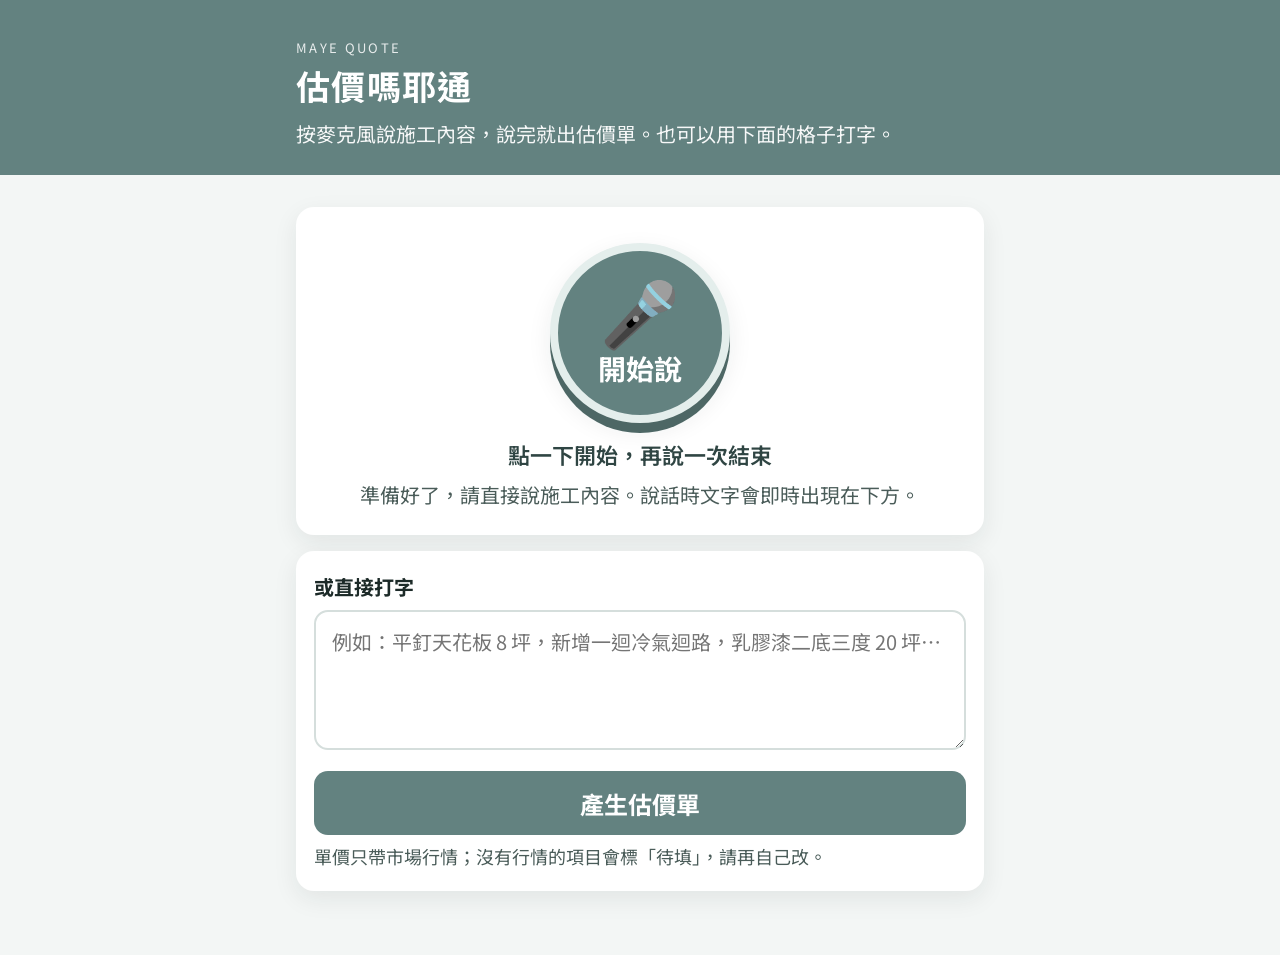
<file: maye/index.html>
<!DOCTYPE html>
<html lang="zh-Hant">
<head>
  <meta charset="utf-8">
  <meta name="viewport" content="width=device-width, initial-scale=1, viewport-fit=cover">
  <meta name="theme-color" content="#638280">
  <title>估價嗎耶通</title>
  <link rel="preconnect" href="https://fonts.googleapis.com">
  <link rel="preconnect" href="https://fonts.gstatic.com" crossorigin>
  <link href="https://fonts.googleapis.com/css2?family=Noto+Sans+TC:wght@400;600;700;800&display=swap" rel="stylesheet">
  <link rel="stylesheet" href="styles.css?v=2">
</head>
<body>
  <header class="top no-print">
    <div class="wrap">
      <div class="brand">MAYE QUOTE</div>
      <h1>估價嗎耶通</h1>
      <p>按麥克風說施工內容，說完就出估價單。也可以用下面的格子打字。</p>
    </div>
  </header>

  <main class="wrap">
    <section id="home" class="view on" aria-label="首頁">
      <div class="card home-card">
        <div class="mic-wrap">
          <button type="button" id="mic" class="mic" aria-pressed="false" aria-label="開始錄音">
            <span class="ico" aria-hidden="true">🎤</span>
            <span id="mic-lab">開始說</span>
          </button>
          <div class="mic-hint" id="mic-hint">點一下開始，再說一次結束</div>
        </div>
        <div class="banner unavail" id="speech-unavail" hidden>
          這個瀏覽器沒有內建語音辨識。請改用下面的格子打字，或使用手機鍵盤上的麥克風聽寫，或用 Safari／Chrome 開啟。
        </div>
        <p class="status" id="status">準備好了，請直接說施工內容。說話時文字會即時出現在下方。</p>
      </div>

      <div class="card">
        <label class="lbl" for="speech">或直接打字</label>
        <textarea id="speech" class="ta" placeholder="例如：平釘天花板 8 坪，新增一迴冷氣迴路，乳膠漆二底三度 20 坪…"></textarea>
        <div class="actions">
          <button type="button" id="btn-make" class="btn lg">產生估價單</button>
        </div>
        <p class="hint">單價只帶市場行情；沒有行情的項目會標「待填」，請再自己改。</p>
      </div>
    </section>

    <section id="quote" class="view" aria-label="估價單">
      <div class="card">
        <div class="quote-head">
          <h2>估價單</h2>
          <button type="button" id="btn-back" class="btn ghost">回首頁再講一次</button>
        </div>
        <div class="spoken" id="spoken-box"></div>
        <div class="banner" id="fallback-banner">雲端分析沒有成功，已改用本機用語對照產生估價單，請再檢查數量與單價。</div>

        <h3>工程項目</h3>
        <div class="table-wrap">
          <div class="line-list" id="lines"></div>
        </div>
        <div class="actions">
          <button type="button" id="btn-add" class="btn sec">新增一列</button>
        </div>

        <div class="totals" id="totals"></div>
        <label class="tax-row"><input type="checkbox" id="tax" checked> 加 5% 營業稅</label>
      </div>

      <div class="card">
        <h2>估價單資訊（預設不印出）</h2>
        <p class="hint">這些只在這一頁填，每一項可單獨決定要不要出現在估價單上。</p>
        <div class="meta" id="meta-fields"></div>
      </div>

      <div class="card no-print">
        <h2>匯出與分享</h2>
        <div class="export">
          <button type="button" id="btn-copy" class="btn sec">複製文字</button>
          <button type="button" id="btn-line" class="btn">用 LINE 分享</button>
          <button type="button" id="btn-xlsx" class="btn sec">匯出 Excel</button>
          <button type="button" id="btn-pdf" class="btn sec">匯出 PDF</button>
        </div>
        <p class="status" id="export-status"></p>
      </div>
    </section>
  </main>

  <div id="print-sheet" aria-hidden="true"></div>

  <script src="ai-adapter.js?v=2"></script>
  <script src="app.js?v=2"></script>
</body>
</html>
</file>
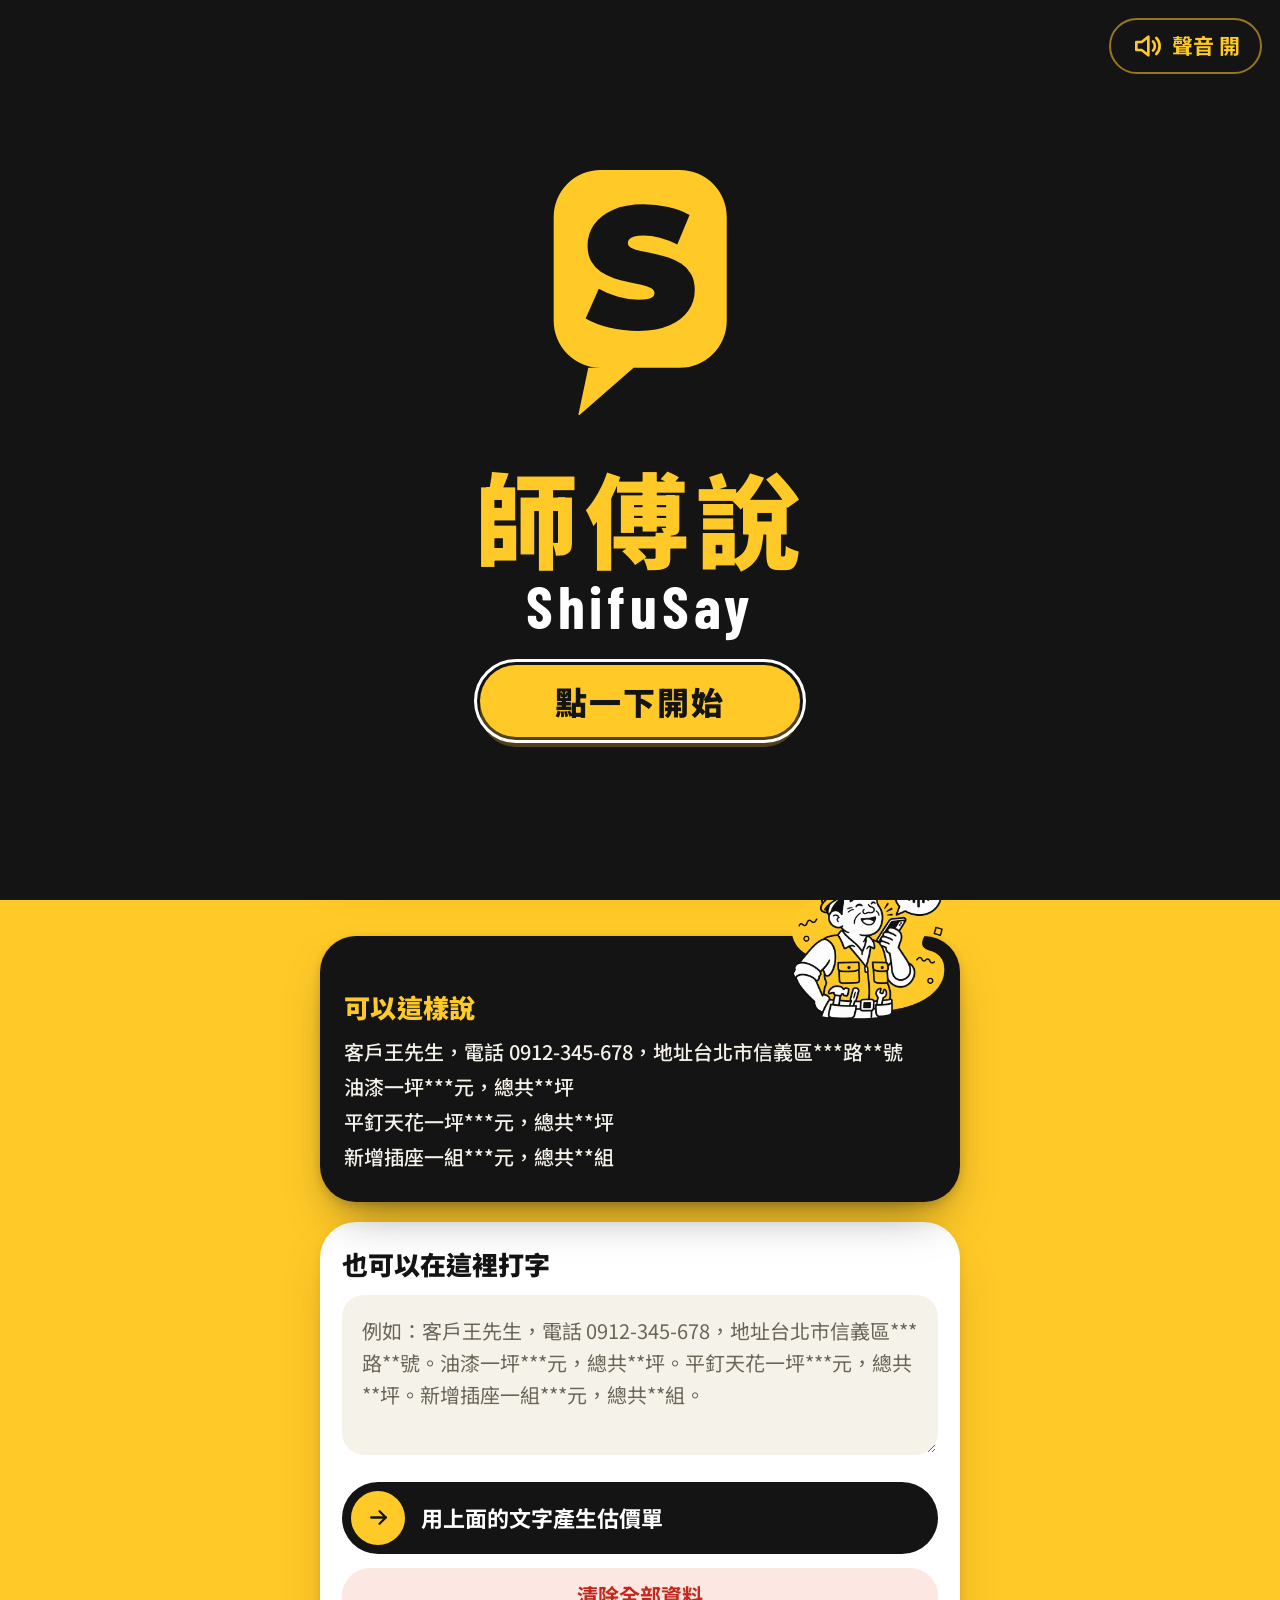
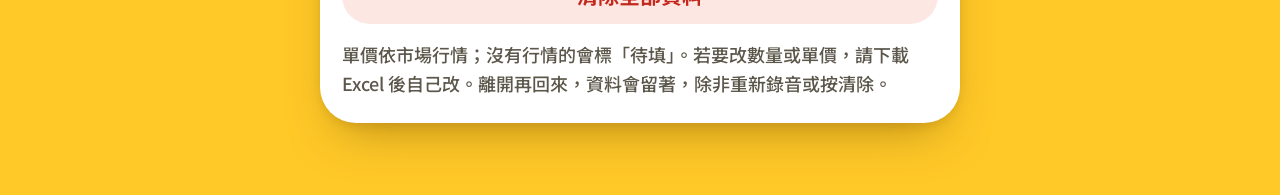
<file: maye3/index.html>
<!DOCTYPE html>
<html lang="zh-Hant">
<head>
  <meta charset="utf-8">
  <meta name="viewport" content="width=device-width, initial-scale=1, viewport-fit=cover">
  <meta name="theme-color" content="#FFC928">
  <title>師傅說 · ShifuSay</title>
  <script>
  (function(){
    try{
      var p=JSON.parse(localStorage.getItem("maye-ui-prefs")||"{}");
      var font=(p.font==="s"||p.font==="m"||p.font==="l")?p.font:"m";
      document.documentElement.setAttribute("data-theme","dark");
      document.documentElement.setAttribute("data-font",font);
      var m=document.querySelector('meta[name="theme-color"]');
      if(m)m.setAttribute("content","#FFC928");
    }catch(e){
      document.documentElement.setAttribute("data-theme","dark");
      document.documentElement.setAttribute("data-font","m");
    }
    // v4.9.6：開場動畫一次瀏覽只出現一次
    try{ if(!sessionStorage.getItem("maye-splash-v1")) document.documentElement.setAttribute("data-splash","on"); }catch(e){}
    // 讓 iOS Safari 的按壓（:active）樣式即時生效
    document.addEventListener("touchstart",function(){},{passive:true});
  })();
  </script>
  <link rel="preconnect" href="https://fonts.googleapis.com">
  <link rel="preconnect" href="https://fonts.gstatic.com" crossorigin>
  <link href="https://fonts.googleapis.com/css2?family=Barlow+Condensed:wght@600;700&family=Noto+Sans+TC:wght@900&display=swap" rel="stylesheet">
  <link rel="stylesheet" href="styles.css?v=4.9.7">
  <link rel="icon" href="favicon.svg?v=4.9" type="image/svg+xml">
  <link rel="icon" href="favicon-32.png?v=4.9" type="image/png" sizes="32x32">
  <link rel="apple-touch-icon" href="apple-touch-icon.png?v=4.9" sizes="180x180">
  <noscript><style>#splash{display:none!important}html[data-splash="on"] body{overflow:auto!important}</style></noscript>
</head>
<body>
  <div id="splash" class="splash play" role="dialog" aria-modal="true" aria-labelledby="splash-title">
    <button type="button" id="splash-mute" class="sp-mute" aria-pressed="false" aria-label="聲音：開（點一下關閉聲音）">
      <svg class="sp-ico-on" viewBox="0 0 24 24" fill="none" stroke="currentColor" stroke-width="2" stroke-linecap="round" stroke-linejoin="round" aria-hidden="true"><path d="M4 9h4l5-4v14l-5-4H4z"></path><path d="M16.5 8.5a5 5 0 0 1 0 7"></path><path d="M19 6a8.5 8.5 0 0 1 0 12"></path></svg>
      <svg class="sp-ico-off" viewBox="0 0 24 24" fill="none" stroke="currentColor" stroke-width="2" stroke-linecap="round" stroke-linejoin="round" aria-hidden="true"><path d="M4 9h4l5-4v14l-5-4H4z"></path><path d="M17 9l5 6M22 9l-5 6"></path></svg>
      <span class="sp-mute-lab" id="splash-mute-lab">聲音 開</span>
    </button>
    <div class="sp-stage" aria-hidden="true">
      <div class="sp-bubbles"><span class="sp-b" style="--x:-120px;--y:-150px;--s:64px;--d:0.00s"></span><span class="sp-b" style="--x:130px;--y:-120px;--s:48px;--d:0.10s"></span><span class="sp-b" style="--x:-150px;--y:40px;--s:40px;--d:0.20s"></span><span class="sp-b" style="--x:140px;--y:70px;--s:58px;--d:0.30s"></span><span class="sp-b" style="--x:-60px;--y:150px;--s:34px;--d:0.40s"></span><span class="sp-b" style="--x:80px;--y:-190px;--s:30px;--d:0.50s"></span><span class="sp-b" style="--x:170px;--y:-20px;--s:26px;--d:0.60s"></span><span class="sp-b" style="--x:-170px;--y:-60px;--s:28px;--d:0.70s"></span></div>
      <div class="sp-mark"><svg class="sp-mark-svg" viewBox="80 40 840 1196" aria-hidden="true" focusable="false"><path fill="#FFC928" d="M 308.00 40.00 H 692.00 A 228.00 228.00 0 0 1 920.00 268.00 V 772.00 A 228.00 228.00 0 0 1 692.00 1000.00 H 468.00 L 205.53 1229.42 A 10.00 10.00 0 0 1 200.07 1226.22 L 248.00 1000.00 H 308.00 A 228.00 228.00 0 0 1 80.00 772.00 V 268.00 A 228.00 228.00 0 0 1 308.00 40.00 Z"/><path fill="#141414" d="M491.18688524590164 821.1999999999999Q417.32459016393443 821.1999999999999 348.4983606557377 804.4131147540984Q279.672131147541 787.6262295081967 235.18688524590166 760.7672131147541L298.97704918032787 616.4Q340.944262295082 640.7409836065574 392.56393442622954 655.4295081967214Q444.18360655737706 670.1180327868852 492.86557377049184 670.1180327868852Q521.4032786885246 670.1180327868852 537.7704918032787 666.3409836065573Q554.1377049180328 662.5639344262295 561.6918032786886 655.4295081967213Q569.2459016393443 648.295081967213 569.2459016393443 638.2229508196722Q569.2459016393443 622.2754098360656 551.6196721311476 613.0426229508197Q533.9934426229509 603.8098360655738 505.03606557377054 597.5147540983606Q476.0786885245902 591.2196721311475 441.66557377049185 584.0852459016394Q407.25245901639346 576.9508196721312 372.41967213114754 565.2Q337.58688524590167 553.4491803278688 308.6295081967213 534.144262295082Q279.672131147541 514.8393442622951 262.04590163934427 483.3639344262295Q244.41967213114756 451.8885245901639 244.41967213114756 404.88524590163934Q244.41967213114756 350.327868852459 275.05573770491804 305.4229508196721Q305.69180327868855 260.5180327868852 366.544262295082 233.65901639344258Q427.3967213114754 206.79999999999995 518.0459016393443 206.79999999999995Q577.639344262295 206.79999999999995 635.5540983606558 219.3901639344262Q693.4688524590165 231.98032786885244 739.6327868852459 258.0L680.0393442622951 401.527868852459Q636.3934426229508 379.70491803278685 595.6852459016393 368.7934426229508Q554.9770491803279 357.88196721311476 516.3672131147541 357.88196721311476Q487.82950819672135 357.88196721311476 471.0426229508197 362.91803278688525Q454.25573770491803 367.95409836065573 447.1213114754098 376.34754098360656Q439.98688524590165 384.74098360655734 439.98688524590165 394.81311475409836Q439.98688524590165 409.9213114754098 457.6131147540984 418.7344262295082Q475.2393442622951 427.54754098360655 504.19672131147547 433.4229508196721Q533.1540983606558 439.29836065573767 567.9868852459017 446.0131147540983Q602.8196721311476 452.727868852459 637.232786885246 464.4786885245901Q671.6459016393443 476.22950819672127 700.6032786885246 495.5344262295082Q729.560655737705 514.8393442622951 747.1868852459017 545.8950819672132Q764.8131147540984 576.9508196721312 764.8131147540984 623.1147540983607Q764.8131147540984 676.8327868852459 734.1770491803279 721.7377049180328Q703.5409836065573 766.6426229508197 643.1081967213115 793.9213114754098Q582.6754098360656 821.1999999999999 491.18688524590164 821.1999999999999Z"/></svg></div>
    </div>
    <p class="sp-title" id="splash-title"><span class="sp-ch" style="--d:1.30s">師</span><span class="sp-ch" style="--d:1.45s">傅</span><span class="sp-ch" style="--d:1.60s">說</span><span class="sp-word" lang="en">ShifuSay</span></p>
    <button type="button" id="splash-start" class="sp-start">點一下開始</button>
  </div>
  <script src="splash.js?v=4.9.7"></script>
  <!--
  THESIS: 一顆巨大的錄音鍵就是整個 app；不做深色玻璃質感的工具頁，改成工地安全黃的整片色面。
  OWN-WORLD: 安全黃 #FFC928 鋪滿頁面，內容放在大圓角白卡上，墨黑 #141414 做按鈕、圖示與反白色塊；扁平色塊、無漸層、無玻璃。
  STORY: 師傅一眼看到黑圈黃心的錄音鍵，按下去講，講完看到黃色合計數字，再按黑底卡片上的黃色按鈕下載。
  FIRST VIEWPORT: 黃底上是黑色泡泡標誌、粗黑「師傅說」與字體切換；右上角一個淡色的大「說」字；下方白卡正中是直徑 10rem 的錄音鍵。
  FORM: 使用者以五張參考圖指定（黃／黑／白大圓角色塊），不經抽選。
  FINISH: unreviewed and undocumented is unfinished; this build ends with the finish review, the verdict, and DESIGN.md
  -->

  <header class="top no-print">
    <span class="top-ghost" aria-hidden="true">說</span>
    <div class="wrap">
      <button type="button" id="btn-settings" class="gear-btn" aria-label="設定" aria-haspopup="dialog">
        <svg viewBox="0 0 24 24" fill="none" stroke="currentColor" stroke-width="2" stroke-linecap="round" stroke-linejoin="round" aria-hidden="true"><circle cx="12" cy="12" r="3.2"></circle><path d="M19.4 15a1.65 1.65 0 0 0 .33 1.82l.06.06a2 2 0 1 1-2.83 2.83l-.06-.06a1.65 1.65 0 0 0-1.82-.33 1.65 1.65 0 0 0-1 1.51V21a2 2 0 1 1-4 0v-.09A1.65 1.65 0 0 0 9 19.4a1.65 1.65 0 0 0-1.82.33l-.06.06a2 2 0 1 1-2.83-2.83l.06-.06A1.65 1.65 0 0 0 4.68 15a1.65 1.65 0 0 0-1.51-1H3a2 2 0 1 1 0-4h.09A1.65 1.65 0 0 0 4.6 9a1.65 1.65 0 0 0-.33-1.82l-.06-.06a2 2 0 1 1 2.83-2.83l.06.06A1.65 1.65 0 0 0 9 4.68a1.65 1.65 0 0 0 1-1.51V3a2 2 0 1 1 4 0v.09a1.65 1.65 0 0 0 1 1.51 1.65 1.65 0 0 0 1.82-.33l.06-.06a2 2 0 1 1 2.83 2.83l-.06.06A1.65 1.65 0 0 0 19.4 9a1.65 1.65 0 0 0 1.51 1H21a2 2 0 1 1 0 4h-.09a1.65 1.65 0 0 0-1.51 1z"></path></svg>
      </button>
      <div class="brand">
        <div class="brand-mark" aria-hidden="true">
          <img class="brand-mark-img" src="logo-ink.svg?v=4.9" alt="" width="84" height="120">
        </div>
        <div class="brand-text">
          <h1>師傅說</h1>
          <p class="wordmark">ShifuSay</p>
        </div>
      </div>
      <p class="lede">按下面的大按鈕，用講話做估價單。客戶姓名、電話、地址和施工項目，一次講完就好。</p>
      <div class="prefs" role="group" aria-label="畫面設定">
        <div class="font-seg" role="radiogroup" aria-label="字體大小">
          <span class="font-seg-lab">字體</span>
          <button type="button" data-font="s" aria-pressed="false">小</button>
          <button type="button" data-font="m" aria-pressed="true">中</button>
          <button type="button" data-font="l" aria-pressed="false">大</button>
        </div>
      </div>
    </div>
  </header>

  <main class="wrap">
    <section id="home" aria-label="口述與輸入">
      <div class="card home-card">
        <div class="mic-wrap">
          <div class="coach coach-mic" id="coach-mic">
            <span class="coach-bubble" id="coach-mic-lab">按這裡</span>
            <span class="coach-arrow" aria-hidden="true"></span>
          </div>
          <button type="button" id="mic" class="mic" aria-pressed="false" aria-label="按這裡開始講">
            <span class="mic-orb-wrap">
              <span class="mic-glow" aria-hidden="true"></span>
              <span class="mic-orb" aria-hidden="true">
                <span class="mic-sheen"></span>
                <span class="mic-ring"></span>
                <svg class="ico" viewBox="0 0 24 24" fill="none" stroke="currentColor" stroke-width="1.8" stroke-linecap="round" stroke-linejoin="round">
                  <rect x="9" y="2.5" width="6" height="11" rx="3"></rect>
                  <path d="M6 11.5a6 6 0 0 0 12 0"></path>
                  <path d="M12 17.5v3.2"></path>
                  <path d="M8 21h8"></path>
                </svg>
              </span>
            </span>
            <span id="mic-lab">按這裡開始講</span>
          </button>
          <div class="rec-banner" id="rec-banner" hidden>
            <span class="rec-dot" aria-hidden="true"></span>
            <span>正在聽，講完再按一次</span>
          </div>
          <div class="busy-banner" id="busy-banner" hidden>
            <span class="spinner" aria-hidden="true"></span>
            <span>正在整理估價單…</span>
          </div>
          <div class="mic-hint" id="mic-hint">先按一下開始，講完再按一次</div>
          <div id="mic-timer" class="mic-timer" hidden></div>
          <div id="live-speech" class="live-speech" hidden>
            <span class="live-dot" aria-hidden="true"></span>
            <span id="live-speech-text"></span>
          </div>
        </div>
        <div class="banner unavail" id="speech-unavail" hidden>
          這個瀏覽器沒有語音功能。請改用下面的格子打字，或用手機鍵盤上的麥克風聽寫，或改用 Safari／Chrome 開啟。
        </div>
        <div class="banner line-hint" id="line-browser" hidden>
          您現在是用 LINE 裡面的視窗。若不能用麥克風，請點右上角「⋯」，選擇用外部瀏覽器（Safari 或 Chrome）開啟這一頁。
        </div>
        <p class="status" id="status">準備好了。請按下面的大按鈕，開始講客戶和施工內容。</p>
      </div>

      <div class="example" id="say-example">
        <img class="example-art" src="shifu-speaking.webp?v=4.9" alt="" width="520" height="516" decoding="async">
        <h2 class="example-lab">可以這樣說</h2>
        <p class="example-text">客戶王先生，電話 0912-345-678，地址台北市信義區***路**號
油漆一坪***元，總共**坪
平釘天花一坪***元，總共**坪
新增插座一組***元，總共**組</p>
      </div>

      <div class="card type-card">
        <label class="lbl" for="speech">也可以在這裡打字</label>
        <textarea id="speech" class="ta" placeholder="例如：客戶王先生，電話 0912-345-678，地址台北市信義區***路**號。油漆一坪***元，總共**坪。平釘天花一坪***元，總共**坪。新增插座一組***元，總共**組。"></textarea>
        <div class="actions">
          <button type="button" id="btn-make" class="btn lg pill-cta">
            <span class="pill-ico" aria-hidden="true">
              <svg viewBox="0 0 24 24" fill="none" stroke="currentColor" stroke-width="1.8" stroke-linecap="round" stroke-linejoin="round">
                <path d="M5 12h14"></path>
                <path d="M13 6l6 6-6 6"></path>
              </svg>
            </span>
            <span>用上面的文字產生估價單</span>
          </button>
          <button type="button" id="btn-clear" class="btn sec danger">清除全部資料</button>
        </div>
        <p class="hint">單價依市場行情；沒有行情的會標「待填」。若要改數量或單價，請下載 Excel 後自己改。離開再回來，資料會留著，除非重新錄音或按清除。</p>
      </div>
    </section>

    <section id="quote" class="view quote-panel" aria-label="估價單">
      <div class="card quote-summary">
        <div class="quote-head">
          <div>
            <div class="ready-badge" id="ready-badge" hidden>
              <svg viewBox="0 0 24 24" fill="none" stroke="currentColor" stroke-width="2.2" stroke-linecap="round" stroke-linejoin="round" aria-hidden="true"><path d="M20 6L9 17l-5-5"></path></svg>
              <span>估價單好了</span>
            </div>
            <h2>估價單</h2>
          </div>
          <button type="button" id="btn-top" class="btn ghost">回到上面</button>
        </div>
        <div class="banner" id="fallback-banner">雲端分析沒有成功，已改用本機用語對照產生估價單。若要修改，請下載 Excel 後自己改。</div>
        <div class="total-banner" id="total-banner" hidden></div>
        <h3 class="preview-lab">報價單預覽</h3>
        <div class="coach coach-view" id="coach-view" hidden>
          <span class="coach-bubble">按這裡查看</span>
          <span class="coach-arrow" aria-hidden="true"></span>
        </div>
        <div id="quote-preview" class="quote-preview" role="button" tabindex="0" aria-label="報價單預覽，點一下打開完整報價單編輯">
          <div class="sheet-wrap sheet-wrap-inline" id="sheet-wrap" aria-hidden="true">
            <article class="quote-sheet quote-sheet-thumb" id="quote-sheet"></article>
          </div>
          <div class="preview-fade" aria-hidden="true"></div>
          <span class="preview-tap-label" aria-hidden="true">
            <svg viewBox="0 0 24 24" fill="none" stroke="currentColor" stroke-width="2" stroke-linecap="round" stroke-linejoin="round"><path d="M12 20h9"></path><path d="M16.5 3.5a2.1 2.1 0 0 1 3 3L7 19l-4 1 1-4Z"></path></svg>
            點一下編輯
          </span>
        </div>
        <p class="hint" id="tax-note">點一下報價單就能打開完整報價單，在裡面點標題、項目、單價或客戶資料直接改，小計和稅金會自動重算。</p>
      </div>
      <div class="card card-ink no-print" id="download-card">
        <h2>下載報價單</h2>
        <p class="hint">點上面的報價單就可以打開來改數量、單價或客戶資料；也可以下載 Excel 再改，複價和合計會自動重算。</p>
        <div class="export">
          <div class="coach coach-dl" id="coach-dl" hidden>
            <span class="coach-bubble">按這裡下載</span>
            <span class="coach-arrow" aria-hidden="true"></span>
          </div>
          <button type="button" id="btn-download" class="btn lg pill-cta">
            <span class="pill-ico" aria-hidden="true">
              <svg viewBox="0 0 24 24" fill="none" stroke="currentColor" stroke-width="1.8" stroke-linecap="round" stroke-linejoin="round">
                <path d="M12 3v12"></path>
                <path d="M7 11l5 5 5-5"></path>
                <path d="M5 21h14"></path>
              </svg>
            </span>
            <span>下載報價單</span>
          </button>
        </div>
        <p class="status" id="export-status"></p>
      </div>
    </section>
  </main>

  <div id="quote-modal" class="quote-modal" hidden aria-hidden="true">
    <div class="quote-modal-backdrop" data-quote-close="1"></div>
    <div class="quote-modal-box" role="dialog" aria-modal="true" aria-labelledby="quote-modal-title">
      <div class="quote-modal-bar">
        <div>
          <div class="ready-badge" id="ready-badge-modal" hidden>
            <svg viewBox="0 0 24 24" fill="none" stroke="currentColor" stroke-width="2.2" stroke-linecap="round" stroke-linejoin="round" aria-hidden="true"><path d="M20 6L9 17l-5-5"></path></svg>
            <span>估價單好了</span>
          </div>
          <div class="quote-modal-brand">
            <div class="brand-mark brand-mark-sm" aria-hidden="true">
              <img class="brand-mark-img" src="logo-ink.svg?v=4.9" alt="" width="42" height="60">
            </div>
            <h2 id="quote-modal-title">估價單</h2>
          </div>
        </div>
        <button type="button" id="btn-quote-close" class="btn lg">關閉</button>
      </div>
      <div class="quote-modal-scroll" id="quote-modal-scroll">
        <div class="banner" id="fallback-banner-modal">雲端分析沒有成功，已改用本機用語對照產生估價單。若要修改，請下載 Excel 後自己改。</div>
        <div class="total-banner" id="total-banner-modal" hidden></div>
        <h3 class="preview-lab">完整報價單（點欄位直接改）</h3>
        <div class="sheet-wrap" id="sheet-wrap-modal">
          <article class="quote-sheet" id="quote-sheet-modal" aria-label="完整報價單"></article>
        </div>
        <p class="hint" id="tax-note-modal">點項目、單價或客戶資料就可以直接改，小計和稅金會自動重算。預覽可以用手指左右滑，或兩指放大。</p>
      </div>
      <div class="quote-modal-foot">
        <div class="coach coach-dl" id="coach-dl-modal" hidden>
          <span class="coach-bubble">按這裡下載</span>
          <span class="coach-arrow" aria-hidden="true"></span>
        </div>
        <button type="button" id="btn-download-modal" class="btn lg pill-cta">
          <span class="pill-ico" aria-hidden="true">
            <svg viewBox="0 0 24 24" fill="none" stroke="currentColor" stroke-width="1.8" stroke-linecap="round" stroke-linejoin="round">
              <path d="M12 3v12"></path>
              <path d="M7 11l5 5 5-5"></path>
              <path d="M5 21h14"></path>
            </svg>
          </span>
          <span>下載報價單</span>
        </button>
      </div>
    </div>
  </div>

  <div id="modal" class="modal" hidden>
    <div class="modal-backdrop" data-modal-close="1"></div>
    <div class="modal-box" role="dialog" aria-modal="true" aria-labelledby="modal-title">
      <div class="sheet-grabber" aria-hidden="true"></div>
      <h2 id="modal-title">下載報價單</h2>
      <p id="modal-desc" class="hint">請選一種檔案。PDF 方便查看和列印；Excel 方便您自己改數字。</p>
      <div id="modal-actions" class="actions modal-actions"></div>
    </div>
  </div>

  <div id="settings-modal" class="modal settings-modal" hidden>
    <div class="modal-backdrop" data-settings-close="1"></div>
    <div class="modal-box settings-box" role="dialog" aria-modal="true" aria-labelledby="settings-title">
      <h2 id="settings-title">我的訂閱與個人資料</h2>
      <section class="set-sec" aria-labelledby="set-sub-h">
        <h3 id="set-sub-h">訂閱資料</h3>
        <dl class="set-dl">
          <div><dt>方案</dt><dd id="set-plan">月費 NT$499／月</dd></div>
          <div><dt>狀態</dt><dd id="set-status">未訂閱</dd></div>
        </dl>
      </section>
      <section class="set-sec" aria-labelledby="set-period-h">
        <h3 id="set-period-h">訂閱期間</h3>
        <p class="set-val" id="set-period">尚無資料</p>
      </section>
      <section class="set-sec" aria-labelledby="set-pay-h">
        <h3 id="set-pay-h">付款設定</h3>
        <div class="set-pay">
          <button type="button" class="btn lg sec set-soon" id="btn-pay-account" data-soon="扣款帳號"><span class="btn-lab">扣款帳號</span><span class="soon-tag">即將開放</span></button>
          <button type="button" class="btn lg sec set-soon" id="btn-pay-cancel" data-soon="取消訂閱"><span class="btn-lab">取消訂閱</span><span class="soon-tag">即將開放</span></button>
        </div>
        <p class="set-note" id="set-pay-status" role="status" aria-live="polite"></p>
      </section>
      <section class="set-sec" aria-labelledby="set-me-h">
        <h3 id="set-me-h">個人資料</h3>
        <p class="set-val" id="set-me">尚無資料</p>
      </section>
      <button type="button" class="btn lg" id="btn-settings-close">關閉</button>
    </div>
  </div>

  <div id="print-sheet" aria-hidden="true"></div>

  <script src="ai-adapter.js?v=4.9"></script>
  <script src="app.js?v=4.9.7"></script>
</body>
</html>
</file>
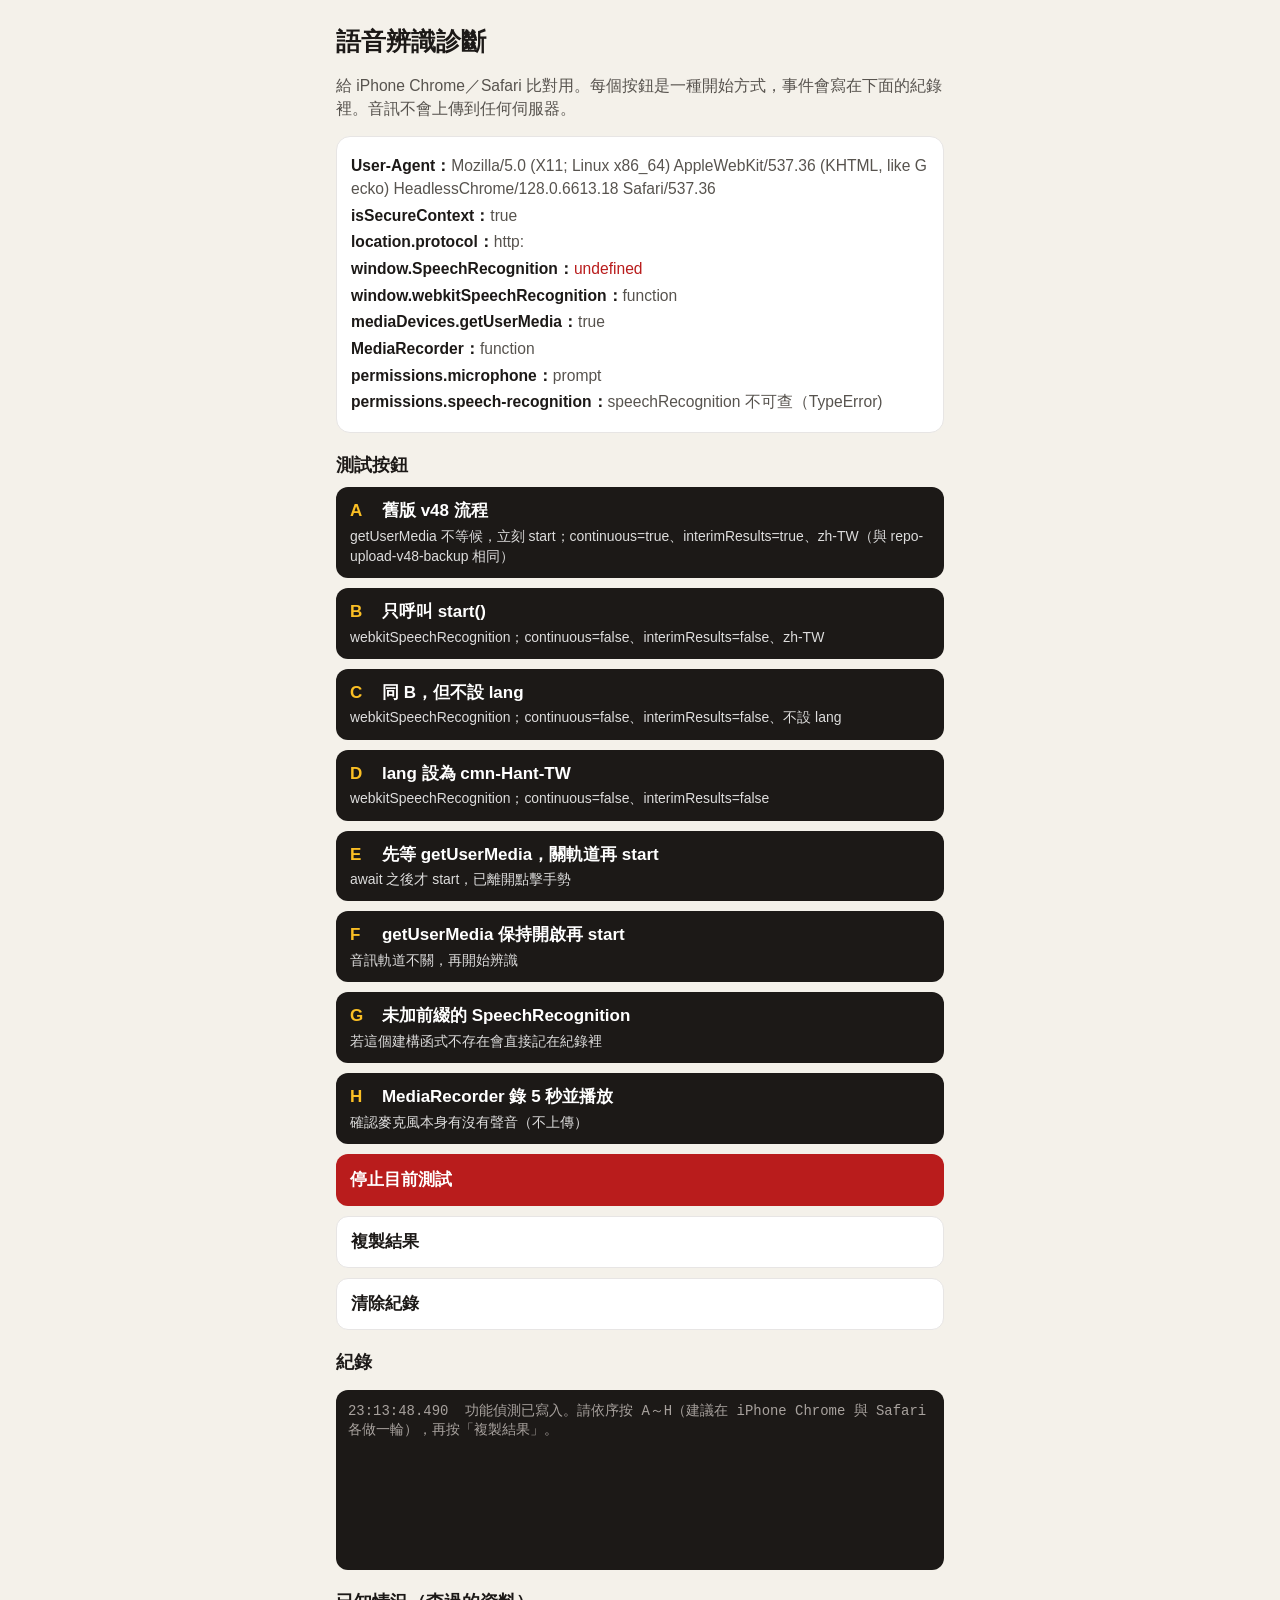
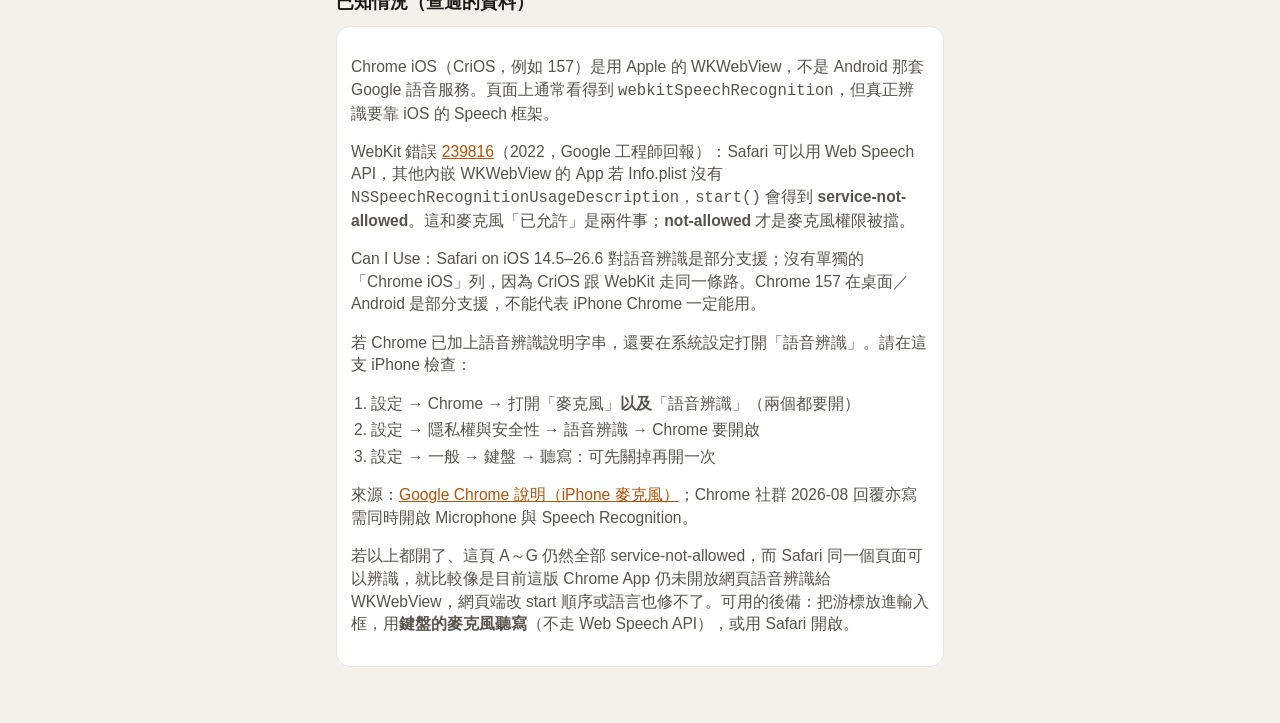
<file: mic-test.html>
<!DOCTYPE html>
<html lang="zh-Hant">
<head>
<meta charset="utf-8">
<meta name="viewport" content="width=device-width, initial-scale=1, viewport-fit=cover">
<meta name="color-scheme" content="light">
<title>語音辨識診斷</title>
<style>
  :root { --bg:#f4f1ea; --card:#fff; --text:#1c1917; --muted:#57534e; --line:#e7e5e4; --acc:#b45309; --ok:#047857; --bad:#b91c1c; --btn:#1c1917; }
  * { box-sizing: border-box; }
  html, body { margin:0; padding:0; background:var(--bg); color:var(--text); font-family: -apple-system, "PingFang TC", "Noto Sans TC", "Helvetica Neue", sans-serif; font-size:17px; line-height:1.45; }
  main { max-width: 640px; margin:0 auto; padding:16px 16px 48px; }
  h1 { font-size:1.45rem; margin:8px 0 4px; }
  h2 { font-size:1.05rem; margin:20px 0 8px; }
  .sub, .note, .feat { color:var(--muted); font-size:.92rem; }
  .card { background:var(--card); border:1px solid var(--line); border-radius:14px; padding:14px; margin:10px 0; }
  .feat p { margin:4px 0; word-break:break-all; }
  .feat b { color:var(--text); }
  .ok { color:var(--ok); } .bad { color:var(--bad); }
  .btns { display:flex; flex-direction:column; gap:10px; }
  button { appearance:none; -webkit-appearance:none; width:100%; min-height:52px; padding:12px 14px; border:0; border-radius:12px; background:var(--btn); color:#fff; font:inherit; font-weight:650; text-align:left; cursor:pointer; }
  button:active { opacity:.85; }
  button.secondary { background:#fff; color:var(--text); border:1px solid var(--line); }
  button.stop { background:var(--bad); }
  button .k { display:inline-block; min-width:1.6em; color:#fbbf24; }
  button small { display:block; font-weight:500; font-size:.82rem; opacity:.85; margin-top:2px; }
  button.secondary small { opacity:.75; color:var(--muted); }
  button.secondary .k { color:var(--acc); }
  #log { white-space:pre-wrap; word-break:break-word; font-family: ui-monospace, "SF Mono", Menlo, monospace; font-size:.82rem; line-height:1.4; max-height:50vh; overflow:auto; background:#1c1917; color:#f5f5f4; border-radius:12px; padding:12px; min-height:180px; }
  #log .err { color:#fda4af; } #log .ok { color:#6ee7b7; } #log .meta { color:#a8a29e; }
  audio { width:100%; margin-top:8px; }
  a { color:var(--acc); }
  ol { padding-left:1.3em; margin:8px 0; }
  li { margin:4px 0; }
</style>
</head>
<body>
<main>
  <h1>語音辨識診斷</h1>
  <p class="sub">給 iPhone Chrome／Safari 比對用。每個按鈕是一種開始方式，事件會寫在下面的紀錄裡。音訊不會上傳到任何伺服器。</p>

  <div class="card feat" id="feat">載入中…</div>

  <h2>測試按鈕</h2>
  <div class="btns">
    <button type="button" data-t="A"><span class="k">A</span> 舊版 v48 流程<small>getUserMedia 不等候，立刻 start；continuous=true、interimResults=true、zh-TW（與 repo-upload-v48-backup 相同）</small></button>
    <button type="button" data-t="B"><span class="k">B</span> 只呼叫 start()<small>webkitSpeechRecognition；continuous=false、interimResults=false、zh-TW</small></button>
    <button type="button" data-t="C"><span class="k">C</span> 同 B，但不設 lang<small>webkitSpeechRecognition；continuous=false、interimResults=false、不設 lang</small></button>
    <button type="button" data-t="D"><span class="k">D</span> lang 設為 cmn-Hant-TW<small>webkitSpeechRecognition；continuous=false、interimResults=false</small></button>
    <button type="button" data-t="E"><span class="k">E</span> 先等 getUserMedia，關軌道再 start<small>await 之後才 start，已離開點擊手勢</small></button>
    <button type="button" data-t="F"><span class="k">F</span> getUserMedia 保持開啟再 start<small>音訊軌道不關，再開始辨識</small></button>
    <button type="button" data-t="G"><span class="k">G</span> 未加前綴的 SpeechRecognition<small>若這個建構函式不存在會直接記在紀錄裡</small></button>
    <button type="button" data-t="H"><span class="k">H</span> MediaRecorder 錄 5 秒並播放<small>確認麥克風本身有沒有聲音（不上傳）</small></button>
    <button type="button" class="stop" id="btn-stop">停止目前測試</button>
    <button type="button" class="secondary" id="btn-copy">複製結果</button>
    <button type="button" class="secondary" id="btn-clear">清除紀錄</button>
  </div>
  <div id="player-wrap" hidden class="card"><b>錄到的聲音（僅在這支手機播放）</b><audio id="player" controls playsinline></audio></div>

  <h2>紀錄</h2>
  <pre id="log"></pre>

  <h2>已知情況（查過的資料）</h2>
  <div class="card note">
    <p>Chrome iOS（CriOS，例如 157）是用 Apple 的 WKWebView，不是 Android 那套 Google 語音服務。頁面上通常看得到 <code>webkitSpeechRecognition</code>，但真正辨識要靠 iOS 的 Speech 框架。</p>
    <p>WebKit 錯誤 <a href="https://bugs.webkit.org/show_bug.cgi?id=239816">239816</a>（2022，Google 工程師回報）：Safari 可以用 Web Speech API，其他內嵌 WKWebView 的 App 若 Info.plist 沒有 <code>NSSpeechRecognitionUsageDescription</code>，<code>start()</code> 會得到 <b>service-not-allowed</b>。這和麥克風「已允許」是兩件事；<b>not-allowed</b> 才是麥克風權限被擋。</p>
    <p>Can I Use：Safari on iOS 14.5–26.6 對語音辨識是部分支援；沒有單獨的「Chrome iOS」列，因為 CriOS 跟 WebKit 走同一條路。Chrome 157 在桌面／Android 是部分支援，不能代表 iPhone Chrome 一定能用。</p>
    <p>若 Chrome 已加上語音辨識說明字串，還要在系統設定打開「語音辨識」。請在這支 iPhone 檢查：</p>
    <ol>
      <li>設定 → Chrome → 打開「麥克風」<b>以及</b>「語音辨識」（兩個都要開）</li>
      <li>設定 → 隱私權與安全性 → 語音辨識 → Chrome 要開啟</li>
      <li>設定 → 一般 → 鍵盤 → 聽寫：可先關掉再開一次</li>
    </ol>
    <p>來源：<a href="https://support.google.com/chrome/answer/2693767?co=GENIE.Platform%3DiOS">Google Chrome 說明（iPhone 麥克風）</a>；Chrome 社群 2026-08 回覆亦寫需同時開啟 Microphone 與 Speech Recognition。</p>
    <p>若以上都開了、這頁 A～G 仍然全部 service-not-allowed，而 Safari 同一個頁面可以辨識，就比較像是目前這版 Chrome App 仍未開放網頁語音辨識給 WKWebView，網頁端改 start 順序或語言也修不了。可用的後備：把游標放進輸入框，用<b>鍵盤的麥克風聽寫</b>（不走 Web Speech API），或用 Safari 開啟。</p>
  </div>
</main>
<script>
(function(){
  const logEl = document.getElementById("log");
  const featEl = document.getElementById("feat");
  const player = document.getElementById("player");
  const playerWrap = document.getElementById("player-wrap");
  let rec = null, liveStream = null, mediaRec = null, recTimer = null, objectUrl = null;
  const lines = [];

  const pad = n => String(n).padStart(2,"0");
  function ts(){
    const d = new Date();
    return `${pad(d.getHours())}:${pad(d.getMinutes())}:${pad(d.getSeconds())}.${String(d.getMilliseconds()).padStart(3,"0")}`;
  }
  function add(msg, cls){
    const line = `${ts()}  ${msg}`;
    lines.push(line);
    const s = document.createElement("span");
    if (cls) s.className = cls;
    s.textContent = line + "\n";
    logEl.appendChild(s);
    logEl.scrollTop = logEl.scrollHeight;
  }
  const info = m => add(m, "meta");
  const ok = m => add(m, "ok");
  const err = m => add(m, "err");

  function stopAll(reason){
    if (recTimer){ clearTimeout(recTimer); recTimer = null; }
    if (rec){
      try { rec.onstart = rec.onaudiostart = rec.onresult = rec.onerror = rec.onend = rec.onspeechend = null; } catch(e){}
      try { rec.abort(); } catch(e){}
      rec = null;
    }
    if (mediaRec && mediaRec.state !== "inactive"){
      try { mediaRec.stop(); } catch(e){}
    }
    mediaRec = null;
    if (liveStream){
      try { liveStream.getTracks().forEach(t => t.stop()); } catch(e){}
      liveStream = null;
      info("已關閉 getUserMedia 音訊軌道" + (reason ? "（"+reason+"）" : ""));
    }
  }

  function requestMicV48(){
    // Exact copy of repo-upload-v48-backup requestMic
    if (!window.isSecureContext || !navigator.mediaDevices || !navigator.mediaDevices.getUserMedia)
      return Promise.reject(Object.assign(new Error("mediaDevices unavailable"), {name:"InsecureContext"}));
    return navigator.mediaDevices.getUserMedia({audio:true}).then(stream => {
      stream.getTracks().forEach(t => t.stop());
      return true;
    });
  }

  function wireRec(r, tag){
    r.onstart = () => ok(`[${tag}] onstart`);
    r.onaudiostart = () => ok(`[${tag}] onaudiostart`);
    r.onspeechstart = () => ok(`[${tag}] onspeechstart`);
    r.onspeechend = () => info(`[${tag}] onspeechend`);
    r.onsoundstart = () => info(`[${tag}] onsoundstart`);
    r.onsoundend = () => info(`[${tag}] onsoundend`);
    r.onnomatch = () => info(`[${tag}] onnomatch`);
    r.onresult = ev => {
      const parts = [];
      for (let i = 0; i < ev.results.length; i++){
        const res = ev.results[i];
        const t = res[0] && res[0].transcript;
        parts.push(`${res.isFinal?"最終":"暫定"}「${t||""}」`);
      }
      ok(`[${tag}] onresult ${parts.join("；") || "（無文字）"}`);
    };
    r.onerror = ev => {
      err(`[${tag}] onerror ${ev.error||"?"}${ev.message ? " — "+ev.message : ""}`);
    };
    r.onend = () => {
      info(`[${tag}] onend`);
      rec = null;
    };
  }

  function startWith(Ctor, tag, opts){
    if (!Ctor){ err(`[${tag}] 沒有這個建構函式`); return false; }
    let r;
    try { r = new Ctor(); }
    catch(e){ err(`[${tag}] new 失敗：${e.name||e} ${e.message||""}`); return false; }
    rec = r;
    if (opts.lang !== undefined && opts.lang !== null) r.lang = opts.lang;
    if (opts.continuous != null) r.continuous = opts.continuous;
    if (opts.interimResults != null) r.interimResults = opts.interimResults;
    info(`[${tag}] 設定 lang=${r.lang||"（未設）"} continuous=${r.continuous} interimResults=${r.interimResults} ctor=${Ctor.name||"(anonymous)"}`);
    wireRec(r, tag);
    try {
      r.start();
      ok(`[${tag}] start() 已呼叫`);
      return true;
    } catch(e){
      err(`[${tag}] start() 丟出例外：${e.name||e} ${e.message||""}`);
      rec = null;
      return false;
    }
  }

  const webkitSR = window.webkitSpeechRecognition || null;
  const plainSR = window.SpeechRecognition || null;
  const anySR = plainSR || webkitSR;

  async function run(tag){
    add(`—— 開始測試 ${tag} ——`);
    stopAll("換測試");
    if (tag==="A"){
      // Exact v48-backup voice start: GUM not awaited, then start; continuous=true, zh-TW
      const SR = window.SpeechRecognition || window.webkitSpeechRecognition || null;
      if (!SR){ err("[A] 沒有 SpeechRecognition / webkitSpeechRecognition"); return; }
      let gp;
      try { gp = requestMicV48(); info("[A] getUserMedia() 已呼叫（未等候）"); }
      catch(e){ gp = Promise.reject(e); err(`[A] getUserMedia 同步失敗：${e.name||e}`); }
      gp.then(()=> ok("[A] getUserMedia 成功，已關閉測試音訊"),
        e => err(`[A] getUserMedia 錯誤：${e.name||"Error"}${e.message?"："+e.message:""}`));
      const recLocal = (()=>{ try { return new SR(); } catch(e){ err(`[A] 建立失敗：${e.name||e}`); return null; } })();
      if (!recLocal) return;
      rec = recLocal;
      rec.lang = "zh-TW"; rec.interimResults = true; rec.continuous = true;
      info("[A] 設定 lang=zh-TW continuous=true interimResults=true（v48-backup 原文）");
      wireRec(rec, "A");
      try { rec.start(); ok("[A] start() 已呼叫（與 getUserMedia 同一手勢、未 await）"); }
      catch(e){ err(`[A] start() 丟出例外：${e.name||e} ${e.message||""}`); rec=null; }
      return;
    }
    if (tag==="B"){
      startWith(webkitSR, "B", {lang:"zh-TW", continuous:false, interimResults:false});
      return;
    }
    if (tag==="C"){
      startWith(webkitSR, "C", {lang:null, continuous:false, interimResults:false});
      return;
    }
    if (tag==="D"){
      startWith(webkitSR, "D", {lang:"cmn-Hant-TW", continuous:false, interimResults:false});
      return;
    }
    if (tag==="E"){
      info("[E] 開始 await getUserMedia…");
      if (!navigator.mediaDevices || !navigator.mediaDevices.getUserMedia){ err("[E] 沒有 getUserMedia"); return; }
      try {
        const stream = await navigator.mediaDevices.getUserMedia({audio:true});
        stream.getTracks().forEach(t => t.stop());
        ok("[E] getUserMedia 成功，軌道已關閉");
      } catch(e){ err(`[E] getUserMedia 失敗：${e.name||e} ${e.message||""}`); return; }
      info("[E] 現在呼叫 start()（已離開使用者手勢）");
      startWith(anySR, "E", {lang:"zh-TW", continuous:true, interimResults:true});
      return;
    }
    if (tag==="F"){
      info("[F] await getUserMedia，軌道保持開啟…");
      if (!navigator.mediaDevices || !navigator.mediaDevices.getUserMedia){ err("[F] 沒有 getUserMedia"); return; }
      try {
        liveStream = await navigator.mediaDevices.getUserMedia({audio:true});
        const tracks = liveStream.getAudioTracks().map(t => `${t.label||"未命名"} readyState=${t.readyState} muted=${t.muted}`).join(", ");
        ok("[F] getUserMedia 成功，軌道仍開啟：" + (tracks || "（無軌道）"));
      } catch(e){ err(`[F] getUserMedia 失敗：${e.name||e} ${e.message||""}`); return; }
      info("[F] 軌道仍開著，現在 start()");
      startWith(anySR, "F", {lang:"zh-TW", continuous:true, interimResults:true});
      return;
    }
    if (tag==="G"){
      if (!plainSR){ err("[G] window.SpeechRecognition（未加前綴）不存在"); return; }
      startWith(plainSR, "G", {lang:"zh-TW", continuous:false, interimResults:false});
      return;
    }
    if (tag==="H"){
      if (!navigator.mediaDevices || !navigator.mediaDevices.getUserMedia){ err("[H] 沒有 getUserMedia"); return; }
      if (typeof MediaRecorder === "undefined"){ err("[H] 沒有 MediaRecorder"); return; }
      try {
        liveStream = await navigator.mediaDevices.getUserMedia({audio:true});
        ok("[H] getUserMedia 成功，開始錄 5 秒（不上傳）");
      } catch(e){ err(`[H] getUserMedia 失敗：${e.name||e} ${e.message||""}`); return; }
      const chunks = [];
      let mime = "";
      for (const t of ["audio/mp4","audio/webm;codecs=opus","audio/webm","audio/aac"]){
        if (MediaRecorder.isTypeSupported && MediaRecorder.isTypeSupported(t)){ mime = t; break; }
      }
      try { mediaRec = mime ? new MediaRecorder(liveStream, {mimeType:mime}) : new MediaRecorder(liveStream); }
      catch(e){ err(`[H] 建立 MediaRecorder 失敗：${e.name||e}`); stopAll("MediaRecorder 失敗"); return; }
      info(`[H] MediaRecorder mime=${mediaRec.mimeType||mime||"預設"}`);
      mediaRec.ondataavailable = ev => { if (ev.data && ev.data.size) chunks.push(ev.data); };
      mediaRec.onerror = ev => err(`[H] MediaRecorder 錯誤：${(ev.error && ev.error.name) || ev.type}`);
      mediaRec.onstop = () => {
        ok(`[H] 錄音結束，片段 ${chunks.length} 個`);
        if (liveStream){ try { liveStream.getTracks().forEach(t=>t.stop()); } catch(e){} liveStream=null; }
        if (!chunks.length){ err("[H] 沒有錄到資料"); return; }
        const blob = new Blob(chunks, {type: mediaRec && mediaRec.mimeType || mime || "audio/mp4"});
        info(`[H] Blob ${blob.size} bytes，只在本機播放`);
        if (objectUrl) try { URL.revokeObjectURL(objectUrl); } catch(e){}
        objectUrl = URL.createObjectURL(blob);
        player.src = objectUrl;
        playerWrap.hidden = false;
        player.play().then(()=> ok("[H] 開始播放"), e => info("[H] 請按播放鍵聽（自動播放可能被擋）"));
        mediaRec = null;
      };
      try { mediaRec.start(); ok("[H] MediaRecorder.start()"); }
      catch(e){ err(`[H] MediaRecorder.start() 失敗：${e.name||e} ${e.message||""}`); stopAll("start 失敗"); return; }
      recTimer = setTimeout(()=>{
        recTimer = null;
        if (mediaRec && mediaRec.state!=="inactive"){ try { mediaRec.stop(); } catch(e){} }
      }, 5000);
    }
  }

  async function detect(){
    const ua = navigator.userAgent || "";
    let perm = "permissions API 不可用";
    if (navigator.permissions && navigator.permissions.query){
      try { perm = (await navigator.permissions.query({name:"microphone"})).state; }
      catch(e){ perm = "query(microphone) 失敗：" + (e.message||e.name||e); }
    }
    let speechPerm = "無此 API";
    if (navigator.permissions && navigator.permissions.query){
      for (const name of ["speech-recognition","speechRecognition"]){
        try { speechPerm = name + "：" + (await navigator.permissions.query({name})).state; break; }
        catch(e){ speechPerm = name + " 不可查（" + (e.name||"") + ")"; }
      }
    }
    const rows = [
      ["User-Agent", ua],
      ["isSecureContext", String(!!window.isSecureContext)],
      ["location.protocol", location.protocol],
      ["window.SpeechRecognition", typeof window.SpeechRecognition],
      ["window.webkitSpeechRecognition", typeof window.webkitSpeechRecognition],
      ["mediaDevices.getUserMedia", !!(navigator.mediaDevices && navigator.mediaDevices.getUserMedia)],
      ["MediaRecorder", typeof MediaRecorder],
      ["permissions.microphone", perm],
      ["permissions.speech-recognition", speechPerm]
    ];
    featEl.innerHTML = rows.map(([k,v]) => {
      const bad = (k.includes("SpeechRecognition") && v==="undefined") || (k==="isSecureContext" && v==="false");
      return `<p><b>${k}：</b><span class="${bad?"bad":""}">${escapeHtml(v)}</span></p>`;
    }).join("");
    const header = rows.map(([k,v]) => `${k}: ${v}`).join("\n");
    lines.push("===== 功能偵測 =====", header, "===== 事件紀錄 =====");
    logEl.textContent = "";
    info("功能偵測已寫入。請依序按 A～H（建議在 iPhone Chrome 與 Safari 各做一輪），再按「複製結果」。");
  }
  function escapeHtml(s){ return String(s).replace(/[&<>"]/g, c => ({"&":"&amp;","<":"&lt;",">":"&gt;","\"":"&quot;"}[c])); }

  document.querySelectorAll("button[data-t]").forEach(b => {
    b.addEventListener("click", ev => { ev.preventDefault(); run(b.getAttribute("data-t")); });
  });
  document.getElementById("btn-stop").addEventListener("click", () => { info("使用者按了停止"); stopAll("使用者停止"); });
  document.getElementById("btn-clear").addEventListener("click", () => { lines.length=0; logEl.textContent=""; detect(); });
  document.getElementById("btn-copy").addEventListener("click", async () => {
    const text = lines.join("\n");
    try {
      if (navigator.clipboard && navigator.clipboard.writeText) await navigator.clipboard.writeText(text);
      else { const t=document.createElement("textarea"); t.value=text; document.body.appendChild(t); t.select(); document.execCommand("copy"); t.remove(); }
      ok("已複製全部紀錄，可以貼到訊息給我。");
    } catch(e){ err("複製失敗："+(e.message||e)+"，請長按紀錄手動複製。"); }
  });
  detect();
})();
</script>
</body>
</html>
</file>
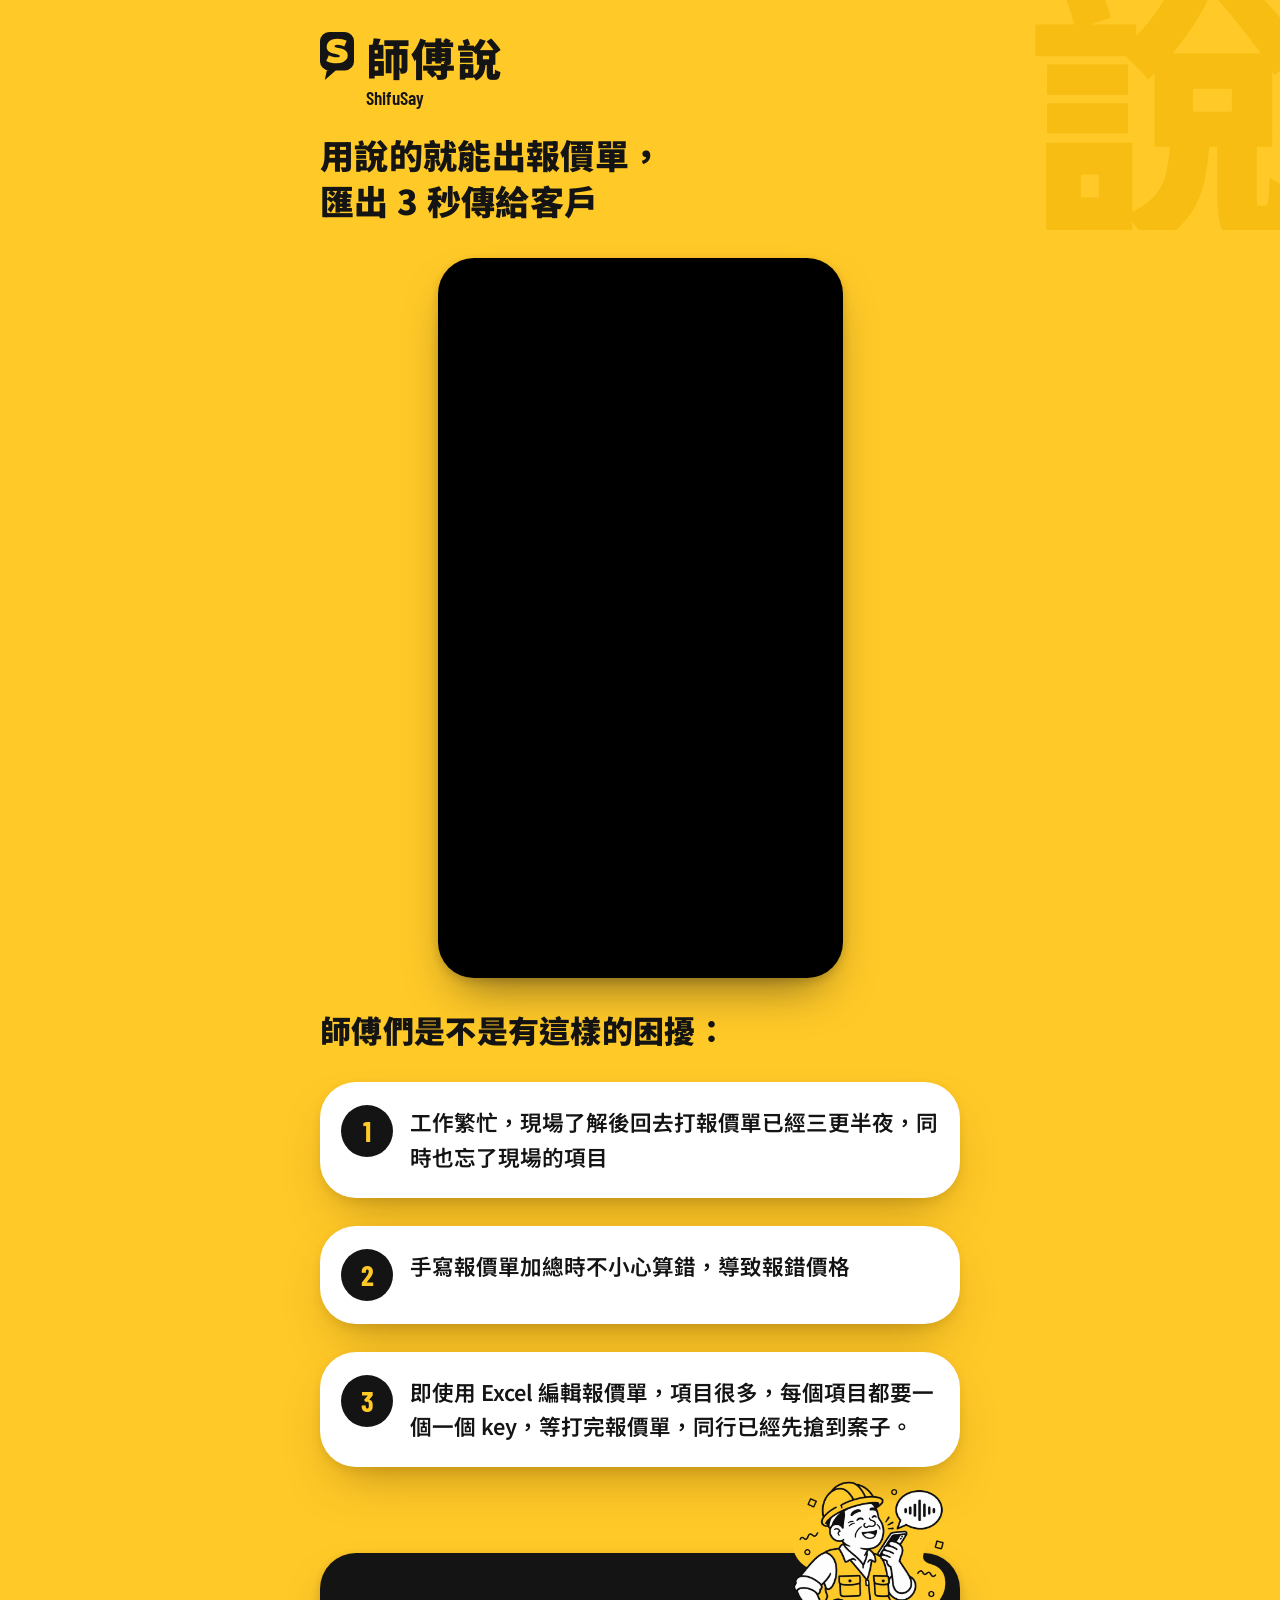
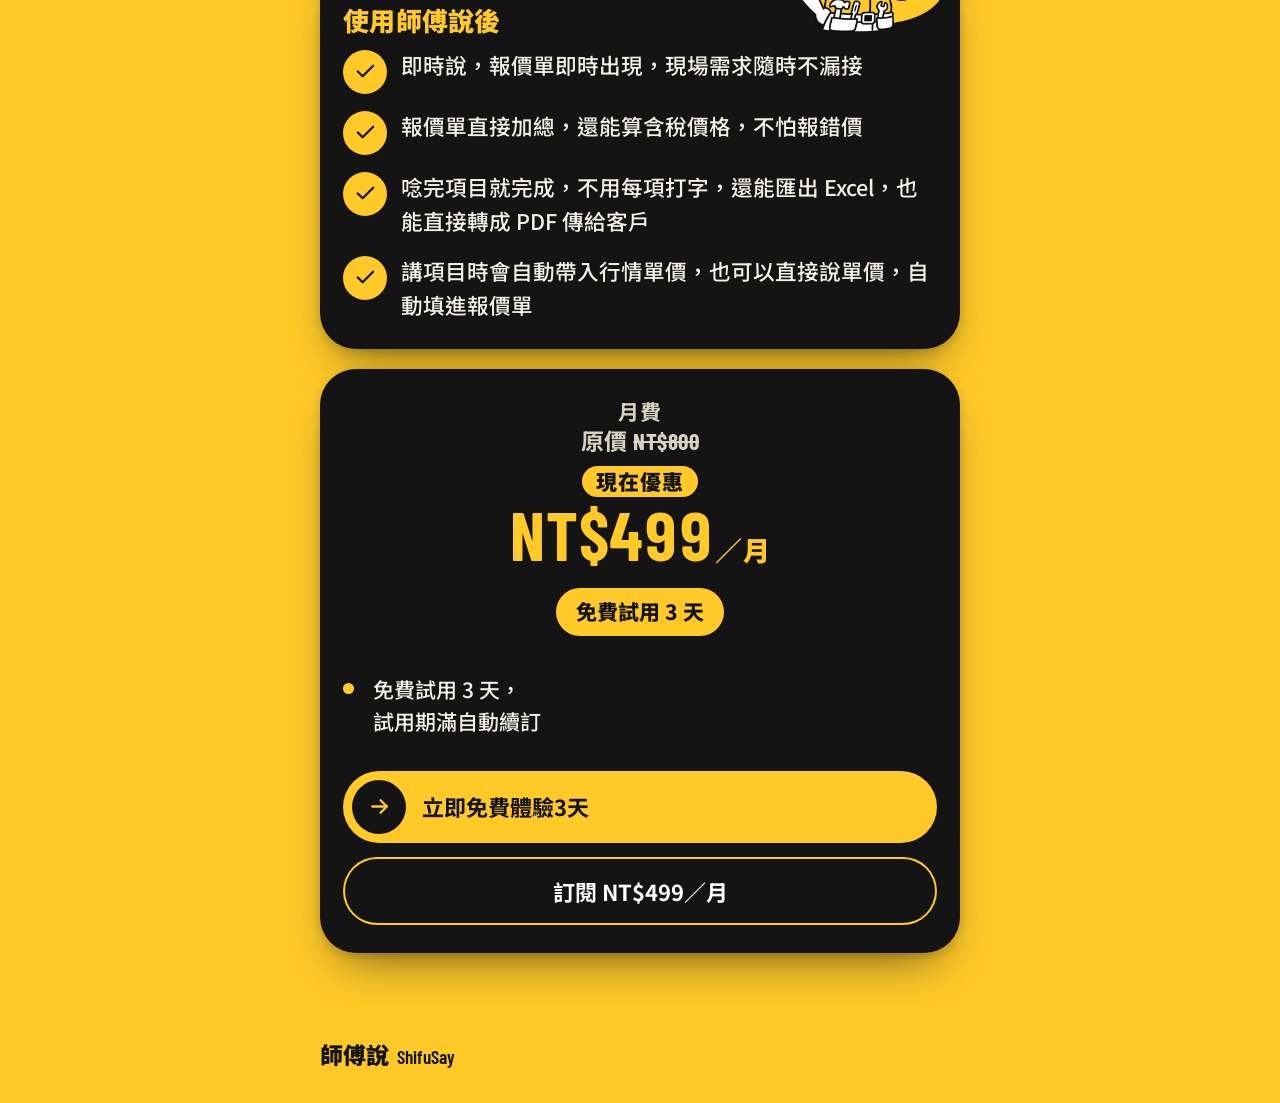
<file: maye3/subscribe.html>
<!DOCTYPE html>
<html lang="zh-Hant">
<head>
  <meta charset="utf-8">
  <meta name="viewport" content="width=device-width, initial-scale=1, viewport-fit=cover">
  <meta name="theme-color" content="#FFC928">
  <title>訂閱 · 師傅說 ShifuSay</title>
  <link rel="preconnect" href="https://fonts.googleapis.com">
  <link rel="preconnect" href="https://fonts.gstatic.com" crossorigin>
  <link href="https://fonts.googleapis.com/css2?family=Barlow+Condensed:wght@600;700&family=Noto+Sans+TC:wght@900&display=swap" rel="stylesheet">
  <link rel="stylesheet" href="styles.css?v=4.9.7">
  <link rel="stylesheet" href="subscribe.css?v=4.9">
  <link rel="icon" href="favicon.svg?v=4.9" type="image/svg+xml">
  <link rel="icon" href="favicon-32.png?v=4.9" type="image/png" sizes="32x32">
  <link rel="apple-touch-icon" href="apple-touch-icon.png?v=4.9" sizes="180x180">
</head>
<body class="subscribe-page">
  <!-- 示範影片：把 shifusay-intro.mp4 放到同一資料夾即可顯示播放封面。 -->

  <header class="top" id="hero">
    <span class="top-ghost" aria-hidden="true">說</span>
    <div class="wrap">
      <div class="hero-bar">
        <div class="brand">
          <div class="brand-mark" aria-hidden="true">
            <img class="brand-mark-img" src="logo-ink.svg?v=4.9" alt="" width="84" height="120">
          </div>
          <div class="brand-text">
            <h1>師傅說</h1>
            <p class="wordmark">ShifuSay</p>
          </div>
        </div>
      </div>
      <p class="hero-line">用說的就能出報價單，匯出 3 秒傳給客戶</p>
    </div>
  </header>

  <main class="wrap">
    <section id="intro-video-section" class="video-card">
      <div class="video-stage is-placeholder" id="video-stage">
        <video id="intro-video" playsinline webkit-playsinline preload="metadata" hidden></video>
        <button type="button" class="video-cover" id="video-cover" hidden aria-label="了解如何使用語音報價單">
          <span class="video-cover-text">了解如何使用語音報價單</span>
          <span class="video-cover-play" aria-hidden="true">
            <svg viewBox="0 0 24 24" fill="currentColor" width="40" height="40">
              <path d="M8 5.5v13l11-6.5L8 5.5z"></path>
            </svg>
          </span>
        </button>
      </div>
    </section>

    <section id="pains" aria-labelledby="pains-title">
      <h2 id="pains-title" class="section-title">師傅們是不是有這樣的困擾：</h2>
      <ol class="pain-list">
        <li class="card pain-card">
          <span class="num" aria-hidden="true">1</span>
          <p>工作繁忙，現場了解後回去打報價單已經三更半夜，同時也忘了現場的項目</p>
        </li>
        <li class="card pain-card">
          <span class="num" aria-hidden="true">2</span>
          <p>手寫報價單加總時不小心算錯，導致報錯價格</p>
        </li>
        <li class="card pain-card">
          <span class="num" aria-hidden="true">3</span>
          <p>即使用 Excel 編輯報價單，項目很多，每個項目都要一個一個 key，等打完報價單，同行已經先搶到案子。</p>
        </li>
      </ol>
    </section>

    <section id="benefits" class="example benefits-card" aria-labelledby="benefits-title">
      <img class="example-art" src="shifu-speaking.webp?v=4.9" alt="" width="520" height="516" decoding="async">
      <h2 id="benefits-title" class="example-lab">使用師傅說後</h2>
      <ol class="benefit-list">
        <li>
          <span class="check" aria-hidden="true">
            <svg viewBox="0 0 24 24" fill="none" stroke="currentColor" stroke-width="2.4" stroke-linecap="round" stroke-linejoin="round">
              <path d="M20 6L9 17l-5-5"></path>
            </svg>
          </span>
          <p>即時說，報價單即時出現，現場需求隨時不漏接</p>
        </li>
        <li>
          <span class="check" aria-hidden="true">
            <svg viewBox="0 0 24 24" fill="none" stroke="currentColor" stroke-width="2.4" stroke-linecap="round" stroke-linejoin="round">
              <path d="M20 6L9 17l-5-5"></path>
            </svg>
          </span>
          <p>報價單直接加總，還能算含稅價格，不怕報錯價</p>
        </li>
        <li>
          <span class="check" aria-hidden="true">
            <svg viewBox="0 0 24 24" fill="none" stroke="currentColor" stroke-width="2.4" stroke-linecap="round" stroke-linejoin="round">
              <path d="M20 6L9 17l-5-5"></path>
            </svg>
          </span>
          <p>唸完項目就完成，不用每項打字，還能匯出 Excel，也能直接轉成 PDF 傳給客戶</p>
        </li>
        <li>
          <span class="check" aria-hidden="true">
            <svg viewBox="0 0 24 24" fill="none" stroke="currentColor" stroke-width="2.4" stroke-linecap="round" stroke-linejoin="round">
              <path d="M20 6L9 17l-5-5"></path>
            </svg>
          </span>
          <p>講項目時會自動帶入行情單價，也可以直接說單價，自動填進報價單</p>
        </li>
      </ol>
    </section>

    <section id="plan" class="card card-ink pricing-card" aria-labelledby="pricing-title">
      <h2 id="pricing-title" class="price-title">
        <span class="price-lab">月費</span>
        <span class="price-was">原價 <s aria-label="原價 NT$800">NT$800</s></span>
        <span class="price-now-lab">現在優惠</span>
        <span class="price-row">
          <span class="price-num">NT$499</span><span class="price-unit">／月</span>
        </span>
      </h2>
      <p class="trial-badge">免費試用 3 天</p>
      <ul class="rules">
        <li>免費試用 3 天，<br>試用期滿自動續訂</li>
      </ul>
      <div class="actions pricing-actions">
        <a class="btn lg pill-cta" id="btn-trial" href="./?v=4.9.7&amp;entry=trial">
          <span class="pill-ico" aria-hidden="true">
            <svg viewBox="0 0 24 24" fill="none" stroke="currentColor" stroke-width="1.8" stroke-linecap="round" stroke-linejoin="round">
              <path d="M5 12h14"></path>
              <path d="M13 6l6 6-6 6"></path>
            </svg>
          </span>
          <span>立即免費體驗3天</span>
        </a>
        <button type="button" class="btn lg sec" id="btn-subscribe">訂閱 NT$499／月</button>
      </div>
    </section>
  </main>

  <footer class="sub-foot">
    <div class="wrap">
      <p>師傅說 <span class="wordmark">ShifuSay</span></p>
    </div>
  </footer>

  <div id="pay-modal" class="modal" hidden>
    <div class="modal-backdrop" data-modal-close="1"></div>
    <div class="modal-box" role="dialog" aria-modal="true" aria-labelledby="pay-modal-title">
      <div class="sheet-grabber" aria-hidden="true"></div>
      <h2 id="pay-modal-title">線上付款（綠界）即將開放，敬請期待</h2>
      <div class="actions modal-actions">
        <button type="button" class="btn lg" id="btn-pay-close">關閉</button>
      </div>
    </div>
  </div>

  <script>
  (function () {
    document.addEventListener("touchstart", function () {}, { passive: true });

    function fitWordmark() {
      var title = document.querySelector(".brand h1");
      var wm = document.querySelector(".brand .wordmark");
      if (!title || !wm) return;
      wm.style.letterSpacing = "0px";
      var target = title.getBoundingClientRect().width;
      if (!(target > 8)) return;
      function widthAt(sp) {
        wm.style.letterSpacing = sp + "px";
        return wm.getBoundingClientRect().width;
      }
      if (widthAt(0) >= target - 0.5) return;
      var lo = 0, hi = 1;
      while (widthAt(hi) < target && hi < 20) hi *= 2;
      hi = Math.min(hi, 20);
      for (var i = 0; i < 16; i++) {
        var mid = (lo + hi) / 2;
        if (widthAt(mid) < target) lo = mid;
        else hi = mid;
      }
      wm.style.letterSpacing = ((lo + hi) / 2) + "px";
    }
    function afterFonts(fn) {
      var jobs = [];
      try {
        if (document.fonts && document.fonts.load) {
          jobs.push(document.fonts.load('900 64px "Noto Sans TC"', "師傅說"));
          jobs.push(document.fonts.load('600 24px "Barlow Condensed"', "ShifuSay"));
        }
        if (document.fonts && document.fonts.ready) jobs.push(document.fonts.ready);
      } catch (e) {}
      if (jobs.length) Promise.all(jobs).then(fn).catch(fn);
      else fn();
    }
    afterFonts(function () { fitWordmark(); setTimeout(fitWordmark, 80); });
    window.addEventListener("load", fitWordmark);
    window.addEventListener("resize", fitWordmark);

    var VIDEO_SRC = "shifusay-intro.mp4?v=4.9.2";
    var video = document.getElementById("intro-video");
    var stage = document.getElementById("video-stage");
    var cover = document.getElementById("video-cover");
    var playbackStarted = false;

    function hideCover() {
      if (cover) cover.hidden = true;
    }
    function showCover() {
      if (cover) cover.hidden = false;
    }

    function showPlaceholder() {
      if (video) {
        video.hidden = true;
        try { video.pause(); } catch (e) {}
        video.removeAttribute("src");
        video.removeAttribute("poster");
        try { video.load(); } catch (e) {}
      }
      hideCover();
      if (stage) stage.classList.add("is-placeholder");
    }

    function showVideo() {
      if (video) video.hidden = false;
      if (stage) stage.classList.remove("is-placeholder");
      if (!playbackStarted) showCover();
    }

    function exists(url) {
      return fetch(url, { method: "HEAD", cache: "no-store" }).then(function (r) {
        if (r.ok) return true;
        if (r.status === 405 || r.status === 501) {
          return fetch(url, {
            method: "GET",
            headers: { Range: "bytes=0-0" },
            cache: "no-store"
          }).then(function (r2) { return r2.ok || r2.status === 206; });
        }
        return false;
      }).catch(function () { return false; });
    }

    showPlaceholder();
    if (video) {
      exists(VIDEO_SRC).then(function (ok) {
        if (!ok) {
          showPlaceholder();
          return;
        }
        video.autoplay = false;
        video.muted = false;
        video.defaultMuted = false;
        video.playsInline = true;
        video.removeAttribute("autoplay");
        video.removeAttribute("muted");
        video.removeAttribute("poster");
        video.setAttribute("playsinline", "");
        video.setAttribute("webkit-playsinline", "");
        video.src = VIDEO_SRC;
        video.addEventListener("error", showPlaceholder);
        video.addEventListener("loadedmetadata", showVideo);
        if (cover) {
          cover.addEventListener("click", function () {
            playbackStarted = true;
            hideCover();
            video.controls = true;
            video.muted = false;
            video.volume = 1;
            var p;
            try { p = video.play(); } catch (e) { p = Promise.reject(e); }
            if (p && typeof p.catch === "function") {
              p.catch(function () {
                hideCover();
                video.controls = true;
              });
            }
          });
        }
        try { video.load(); } catch (e) {}
      });
    }

    var modal = document.getElementById("pay-modal");
    var openBtn = document.getElementById("btn-subscribe");
    var closeBtn = document.getElementById("btn-pay-close");

    function openModal() {
      if (!modal) return;
      modal.hidden = false;
      document.body.classList.add("modal-open");
      if (closeBtn) closeBtn.focus();
    }
    function closeModal() {
      if (!modal) return;
      modal.hidden = true;
      document.body.classList.remove("modal-open");
      if (openBtn) openBtn.focus();
    }
    if (openBtn) openBtn.addEventListener("click", openModal);
    if (closeBtn) closeBtn.addEventListener("click", closeModal);
    if (modal) {
      var backdrop = modal.querySelector("[data-modal-close]");
      if (backdrop) backdrop.addEventListener("click", closeModal);
    }
    document.addEventListener("keydown", function (e) {
      if (e.key === "Escape" && modal && !modal.hidden) closeModal();
    });
  })();
  </script>
</body>
</html>
</file>
<file: maye/styles.css>
:root{
  --green:#638280;
  --green-dark:#4d6765;
  --green-deep:#2f4543;
  --ink:#1c2a28;
  --muted:#4a5c59;
  --line:#d5dedc;
  --bg:#f3f6f5;
  --card:#fff;
  --warn:#8a3d2b;
  --warn-bg:#f8ece8;
  --ok:#2c6b4a;
  --shadow:0 8px 24px rgba(28,42,40,.08);
  --radius:18px;
  --tap:56px;
}
*{box-sizing:border-box}
html,body{margin:0;padding:0;background:var(--bg);color:var(--ink);
  font-family:"Noto Sans TC","PingFang TC","Microsoft JhengHei",sans-serif;
  font-size:20px;line-height:1.55;-webkit-text-size-adjust:100%;}
body{min-height:100dvh}
button,input,select,textarea{font:inherit;color:inherit}
button{cursor:pointer}
h1,h2,h3{margin:0;line-height:1.3;font-weight:700}
.wrap{max-width:720px;margin:0 auto;padding:16px 16px 48px}
.top{background:var(--green);color:#fff;padding:22px 16px 26px}
.top .wrap{padding-bottom:0}
.brand{font-size:13px;letter-spacing:.18em;opacity:.85;margin-bottom:6px}
.top h1{font-size:34px;letter-spacing:.04em}
.top p{margin:10px 0 0;font-size:20px;opacity:.95}
.card{background:var(--card);border-radius:var(--radius);box-shadow:var(--shadow);
  padding:20px 18px;margin:16px 0}
.home-card{text-align:center;padding:28px 18px 24px}
.mic-wrap{display:flex;flex-direction:column;align-items:center;gap:14px;margin:8px 0 6px}
.mic{
  width:180px;height:180px;border-radius:50%;border:8px solid #e4eeec;
  background:var(--green);color:#fff;font-size:28px;font-weight:700;
  box-shadow:0 10px 0 var(--green-dark), var(--shadow);
  display:flex;flex-direction:column;align-items:center;justify-content:center;gap:6px;
  -webkit-user-select:none;user-select:none;touch-action:manipulation;
}
.mic .ico{font-size:64px;line-height:1}
.mic:active,.mic.is-down{transform:translateY(3px);box-shadow:0 7px 0 var(--green-dark), var(--shadow)}
.mic.is-rec{background:#b42318;border-color:#f4c7c3;box-shadow:0 10px 0 #8a1a12, var(--shadow);animation:pulse 1.2s ease-in-out infinite}
.mic.is-busy{opacity:.75}
@keyframes pulse{50%{transform:scale(1.03)}}
.mic-hint{font-size:22px;color:var(--green-deep);font-weight:600}
.status{min-height:1.6em;margin:8px 0 0;color:var(--muted)}
.status.err{color:var(--warn);font-weight:600}
.quota{display:flex;align-items:center;justify-content:center;gap:12px;flex-wrap:wrap;
  margin:16px 0 4px;font-size:20px}
.switch{display:flex;align-items:center;gap:10px;background:#eef3f2;border-radius:999px;padding:8px 14px}
.switch input{width:22px;height:22px;accent-color:var(--green)}
.ta{width:100%;min-height:140px;border:2px solid var(--line);border-radius:14px;
  padding:14px 16px;resize:vertical;background:#fff}
.ta:focus{outline:3px solid #b8d0cd;border-color:var(--green)}
.actions{display:flex;flex-wrap:wrap;gap:12px;margin-top:14px}
.btn{min-height:var(--tap);padding:12px 22px;border:0;border-radius:14px;
  background:var(--green);color:#fff;font-weight:700;font-size:22px;flex:1 1 160px}
.btn:disabled{opacity:.5;cursor:not-allowed}
.btn.sec{background:#fff;color:var(--green-deep);border:2px solid var(--green)}
.btn.ghost{background:#eef3f2;color:var(--ink);flex:0 1 auto}
.btn.warn{background:#b42318}
.btn.lg{font-size:24px;min-height:64px}
label.lbl{display:block;font-weight:700;margin:0 0 8px}
.hint{color:var(--muted);font-size:18px;margin:8px 0 0}
.view{display:none}
.view.on{display:block}
.quote-head{display:flex;justify-content:space-between;align-items:flex-start;gap:12px;flex-wrap:wrap}
.spoken{background:#eef3f2;border-radius:12px;padding:12px 14px;margin:12px 0;font-size:18px;color:var(--muted)}
.table-wrap{margin:10px 0 16px}
.line-list{display:flex;flex-direction:column;gap:12px}
.line-card{border:2px solid var(--line);border-radius:14px;padding:12px 12px 10px;background:#fff}
.line-card .name-row{display:flex;align-items:center;gap:8px;margin-bottom:10px}
.line-card .name-row input{flex:1;min-height:52px;border:2px solid var(--line);border-radius:10px;padding:8px 12px;font-weight:700}
.line-card .grid{display:grid;grid-template-columns:1fr 1fr;gap:10px}
.line-card .cell{display:flex;flex-direction:column;gap:4px}
.line-card .cell span{font-size:16px;color:var(--muted);font-weight:700}
.line-card input[type=text],.line-card input[inputmode]{
  width:100%;min-height:52px;border:2px solid var(--line);border-radius:10px;padding:8px 10px;background:#fff}
.line-card .amt{font-variant-numeric:tabular-nums;font-weight:800;font-size:24px;color:var(--green-deep);min-height:52px;display:flex;align-items:center}
.line-card .foot{display:flex;justify-content:flex-end;margin-top:8px}
.pending{display:inline-block;margin-left:6px;background:var(--warn-bg);color:var(--warn);
  font-size:16px;font-weight:700;padding:2px 8px;border-radius:999px;vertical-align:middle}
.meta{display:flex;flex-direction:column;gap:14px;margin:8px 0 18px}
.field{background:#f8faf9;border:1px solid var(--line);border-radius:14px;padding:14px}
.field .row{display:flex;gap:10px;align-items:center;flex-wrap:wrap}
.field input[type=text],.field input[type=number],.field select{
  flex:1 1 180px;min-height:48px;border:2px solid var(--line);border-radius:10px;padding:8px 12px;background:#fff}
.vis{display:flex;align-items:center;gap:8px;font-size:18px;color:var(--muted);white-space:nowrap}
.vis input{width:22px;height:22px;accent-color:var(--green)}
.totals{background:#eef3f2;border-radius:14px;padding:16px 18px;margin:8px 0 16px;font-size:22px}
.totals div{display:flex;justify-content:space-between;gap:12px;margin:4px 0}
.totals .grand{font-size:28px;font-weight:800;color:var(--green-deep);margin-top:8px}
.tax-row{display:flex;align-items:center;gap:10px;margin:8px 0 0;font-weight:700}
.tax-row input{width:24px;height:24px;accent-color:var(--green)}
.export{display:grid;grid-template-columns:1fr 1fr;gap:12px}
@media(max-width:420px){.export{grid-template-columns:1fr}}
.banner{background:var(--warn-bg);color:var(--warn);border-radius:12px;padding:12px 14px;margin:8px 0;display:none}
.banner.on{display:block}
#print-sheet{display:none}
@media print{
  body{background:#fff}
  .top,.no-print,#home{display:none!important}
  #quote.view{display:block!important}
  #print-sheet{display:block;font-size:14px;color:#000;max-width:190mm;margin:0 auto}
  .card,.actions,.meta,.table-wrap,table.lines,.totals,.spoken,.quote-head{display:none!important}
}

.banner.unavail{display:none;font-size:22px;line-height:1.6;font-weight:700;padding:16px 16px}
.banner.unavail.on{display:block}
.spoken{background:#eef3f2;border-radius:12px;padding:14px 16px;margin:12px 0;color:var(--ink)}
.spoken .row{margin:0 0 8px}
.spoken .lab{display:block;font-size:16px;color:var(--muted);font-weight:700;margin-bottom:2px}
.spoken .val{font-size:20px}
.spoken .hint{margin:8px 0 0}
.mic:disabled{opacity:.45;cursor:not-allowed;box-shadow:none}
</file>
<file: maye3/styles.css>
/* 師傅說 ShifuSay：安全黃整片色面、大圓角白卡、墨黑按鈕與反白色塊 */
:root{
  color-scheme:light;
  --yellow:#FFC928;
  --yellow-deep:#F7BD12;
  --yellow-pale:#FFF0BD;
  --yellow-hover:#FFD75C;
  --ink:#141414;
  --ink-hover:#302E2A;
  --paper:#FFFFFF;
  --tile:#F5F2EA;
  --tile-hover:#EBE7DB;
  --line:#E4E0D4;
  --text-2:#5C574B;
  --on-yellow-2:#4A3B00;
  --on-ink:#F4F1E8;
  --on-ink-2:#D8D2C2;
  --red:#C4281C;
  --red-live:#E5372A;
  --red-soft:#FDE7E3;
  --red-on-ink:#FFB4A8;
  --green:#0B6B3A;
  --green-soft:#DDF3E4;
  --r-card:1.8rem;
  --r-tile:1.1rem;
  --tap:2.8rem;
  --shadow:0 1.2rem 2.4rem -1rem rgba(110,72,0,.5), 0 .15rem .4rem rgba(110,72,0,.12);
  --shadow-ink:0 1.2rem 2.4rem -1rem rgba(20,20,20,.6), 0 .15rem .4rem rgba(20,20,20,.16);
  --ease:cubic-bezier(.22,1,.36,1);
  --ease-out:cubic-bezier(.16,1,.3,1);
  --ease-sheet:cubic-bezier(.32,.72,0,1);
  --spring:cubic-bezier(.25,1,.3,1);
  --display:"Noto Sans TC","PingFang TC","Microsoft JhengHei",sans-serif;
  --num:"Barlow Condensed","DIN Condensed","Arial Narrow",-apple-system,sans-serif;
  --body:-apple-system,"SF Pro Text","PingFang TC","Noto Sans TC","Microsoft JhengHei",sans-serif;
}
html{font-size:20px}
html[data-font="s"]{font-size:18px}
html[data-font="m"]{font-size:20px}
html[data-font="l"]{font-size:24px}
*{box-sizing:border-box}
html,body{margin:0;padding:0;color:var(--ink);background-color:var(--yellow);
  font-family:var(--body);line-height:1.5;-webkit-text-size-adjust:100%}
html{touch-action:manipulation;-webkit-tap-highlight-color:transparent}
button,label,.coach,.ready-badge,.font-seg{-webkit-user-select:none;user-select:none;-webkit-touch-callout:none}
body{min-height:100dvh;position:relative}
button,input,select,textarea{font:inherit;color:inherit}
button{cursor:pointer}
button:focus-visible,input:focus-visible,select:focus-visible,a:focus-visible,[role="button"]:focus-visible{
  outline:3px solid var(--ink);outline-offset:3px}
.card-ink button:focus-visible{outline-color:var(--yellow)}
h1,h2,h3{margin:0;line-height:1.2;font-family:var(--display);font-weight:900;letter-spacing:.01em;text-wrap:balance}
.wrap{max-width:680px;margin:0 auto;padding:.2rem 1rem calc(2.6rem + env(safe-area-inset-bottom));position:relative;z-index:1}

/* 頁首：黃底、黑色泡泡標誌、右上角淡色大字 */
.top{position:relative;overflow:hidden;padding:calc(1.6rem + env(safe-area-inset-top)) 0 .3rem}
.top .wrap{padding-top:0;padding-bottom:0}
.top-ghost{
  position:absolute;right:-1.4rem;top:-2.2rem;z-index:0;
  font-family:var(--display);font-weight:900;font-size:14rem;line-height:1;
  color:var(--yellow-deep);pointer-events:none;-webkit-user-select:none;user-select:none;
}
.brand{display:flex;align-items:flex-start;gap:.6rem;min-width:0}
.brand-mark{position:relative;flex:0 0 auto;width:1.7rem;height:2.4rem}
.brand-mark-sm{flex-basis:1.2rem;width:1.2rem;height:1.7rem}
.brand-mark-img{position:absolute;inset:0;width:100%;height:100%;display:block;object-fit:contain}
.brand-text{min-width:0;display:flex;flex-direction:column;align-items:stretch;width:max-content;max-width:100%}
.top h1{font-size:2.5rem;line-height:1.15;letter-spacing:.03em;white-space:nowrap}
.wordmark{
  margin:.2rem 0 0;font-family:var(--num);font-size:.95rem;font-weight:600;line-height:1.2;
  letter-spacing:0;color:var(--ink);white-space:nowrap;
}
.top .lede{margin:1rem 0 0;max-width:23em;font-size:1.05rem;font-weight:600;line-height:1.55}
.quote-modal-brand{display:flex;align-items:flex-start;gap:.5rem;min-width:0}

.prefs{display:flex;flex-wrap:wrap;margin:1.1rem 0 0}
.font-seg{
  --seg-w:3.2rem;--seg-gap:.2rem;--seg-i:1;
  position:relative;display:inline-flex;align-items:center;gap:var(--seg-gap);max-width:100%;
  padding:.25rem .25rem .25rem .95rem;
  background-color:var(--paper);border-radius:999px;
  box-shadow:0 .5rem 1.1rem -.6rem rgba(110,72,0,.55);
}
.font-seg-lab{font-weight:700;font-size:.95rem;padding-right:.35rem;white-space:nowrap}
.font-seg button{
  position:relative;z-index:1;flex:0 0 var(--seg-w);width:var(--seg-w);
  min-height:var(--tap);border:0;border-radius:999px;padding:.2rem 0;
  background-color:transparent;color:var(--ink);font-weight:700;font-size:1rem;
  touch-action:manipulation;transition:background-color .2s var(--ease-out),color .25s var(--ease-out),transform .45s var(--spring);
}
.font-seg button:active{transform:scale(.92);transition-duration:.2s,.25s,.1s}
.font-seg button[aria-pressed="true"]{color:var(--yellow)}
.font-seg::after{
  content:"";position:absolute;z-index:0;top:.25rem;bottom:.25rem;right:.25rem;width:var(--seg-w);
  border-radius:999px;background-color:var(--ink);
  transform:translateX(calc(var(--seg-i) * -1 * (var(--seg-w) + var(--seg-gap))));
  transition:transform .5s var(--spring);
}
html[data-font="s"] .font-seg{--seg-i:2}
html[data-font="m"] .font-seg{--seg-i:1}
html[data-font="l"] .font-seg{--seg-i:0}

/* 卡片：白卡浮在黃底上；墨黑卡用在示例與下載 */
.card{
  background-color:var(--paper);border-radius:var(--r-card);
  box-shadow:var(--shadow);padding:1.3rem 1.1rem;margin:1rem 0;
}
.card-ink{background-color:var(--ink);color:var(--on-ink);box-shadow:var(--shadow-ink)}
.card-ink h2{color:var(--paper)}

/* 錄音鍵 */
.home-card{text-align:center;padding:1.5rem 1rem 1.4rem;margin-top:.9rem}
.mic-wrap{display:flex;flex-direction:column;align-items:center;gap:.6rem;position:relative}
.coach{display:flex;flex-direction:column;align-items:center;pointer-events:none;z-index:2}
.coach[hidden]{display:none!important}
.coach-bubble{
  background-color:var(--ink);color:var(--yellow);font-size:1rem;font-weight:700;
  padding:.45rem .95rem;border-radius:.9rem;white-space:nowrap;
}
.coach-arrow{
  width:0;height:0;border-left:.45rem solid transparent;border-right:.45rem solid transparent;
  border-top:.5rem solid var(--ink);margin-top:-1px;
}
.card-ink .coach-bubble{background-color:var(--yellow);color:var(--ink)}
.card-ink .coach-arrow{border-top-color:var(--yellow)}
.coach-mic{animation:coach-nudge 1.8s cubic-bezier(.45,0,.55,1) infinite}
.coach-dl,.coach-view{margin:0 0 .4rem;animation:coach-nudge 1.8s cubic-bezier(.45,0,.55,1) infinite}
@keyframes coach-nudge{0%,100%{transform:translateY(0)}50%{transform:translateY(.3rem)}}

.mic{
  width:min(100%, 15rem);min-width:10rem;min-height:10rem;
  border:0;background:transparent;color:var(--ink);padding:0;
  display:flex;flex-direction:column;align-items:center;justify-content:center;gap:.7rem;
  -webkit-user-select:none;user-select:none;touch-action:manipulation;
  line-height:1.25;text-align:center;position:relative;z-index:1;
  -webkit-tap-highlight-color:transparent;
}
.mic:focus-visible{outline-offset:.4rem;border-radius:1.6rem}
.mic-orb-wrap{
  position:relative;flex:0 0 12rem;width:12rem;height:12rem;
  display:flex;align-items:center;justify-content:center;border-radius:50%;pointer-events:none;
}
.mic-glow{
  position:absolute;inset:0;border-radius:50%;background-color:var(--yellow-pale);
  transition:background-color .35s var(--ease-out);
  animation:halo-breathe 3.6s cubic-bezier(.45,0,.55,1) infinite;
}
@keyframes halo-breathe{0%,100%{transform:scale(1)}50%{transform:scale(1.045)}}
.mic.is-rec .mic-glow,.mic.is-busy .mic-glow,.mic:disabled .mic-glow{animation:none}
.mic-orb{
  position:relative;z-index:1;width:10rem;height:10rem;border-radius:50%;
  background-color:var(--ink);color:var(--ink);
  display:flex;align-items:center;justify-content:center;
  box-shadow:0 1rem 1.6rem -.7rem rgba(20,20,20,.7);
  transition:transform .55s var(--spring),color .3s var(--ease-out);
}
.mic-sheen{
  position:absolute;inset:1.3rem;border-radius:50%;background-color:var(--yellow);
  transition:background-color .35s var(--ease-out);
}
.mic-ring{position:absolute;inset:-.55rem;border-radius:50%;border:.3rem solid transparent;pointer-events:none;
  transition:border-color .35s var(--ease-out)}
.mic-ring::before,.mic-ring::after{content:"";position:absolute;inset:-.3rem;border-radius:50%;
  border:.2rem solid var(--red-live);opacity:0}
.mic .ico,.mic-orb .ico{width:3.5rem;height:3.5rem;display:block;position:relative;z-index:1;stroke-width:2.1}
#mic-lab{max-width:10em;font-family:var(--display);font-size:1.5rem;font-weight:900;letter-spacing:.01em;position:relative;z-index:2}
.mic:active .mic-orb,.mic.is-down .mic-orb{transform:scale(.94);transition-duration:.12s,.3s;transition-timing-function:var(--ease-out)}
.mic.is-rec .mic-orb{color:var(--paper)}
.mic.is-rec .mic-sheen{background-color:var(--red-live)}
.mic.is-rec .mic-glow{background-color:var(--red-soft)}
.mic.is-rec .mic-ring{border-color:var(--red-live)}
.mic.is-rec .mic-ring::before{animation:rec-ripple 2s var(--ease-out) infinite}
.mic.is-rec .mic-ring::after{animation:rec-ripple 2s var(--ease-out) 1s infinite}
@keyframes rec-ripple{0%{transform:scale(1);opacity:.65}100%{transform:scale(1.26);opacity:0}}
.mic.is-busy .mic-ring{border-color:rgba(20,20,20,.12);border-top-color:var(--ink);animation:spin .9s linear infinite}
.mic.is-busy .mic-sheen{background-color:var(--yellow-pale)}
.mic.is-busy .ico{opacity:.55}
.mic:disabled{opacity:.45;cursor:not-allowed}
.mic:disabled .mic-orb{box-shadow:none}
.mic-hint{font-size:.95rem;color:var(--text-2);font-weight:600;position:relative;z-index:2}
.rec-banner,.busy-banner,.mic-timer,.live-speech,.status{position:relative;z-index:2}
.mic-timer{font-family:var(--num);font-size:2.2rem;font-weight:700;line-height:1;color:var(--red);
  font-variant-numeric:tabular-nums;letter-spacing:.03em;min-height:1em}
.mic-timer[hidden]{display:none!important}

.rec-banner,.busy-banner{
  display:flex;align-items:center;justify-content:center;gap:.5rem;
  width:100%;max-width:32em;padding:.7rem .9rem;border-radius:var(--r-tile);
  font-size:1rem;font-weight:700;line-height:1.3;
}
.rec-banner[hidden],.busy-banner[hidden]{display:none!important}
.rec-banner{background-color:var(--red-soft);color:var(--red)}
.rec-dot{width:.6rem;height:.6rem;border-radius:50%;background-color:var(--red-live);flex:0 0 .6rem;animation:livepulse 1.2s ease-out infinite}
.busy-banner{background-color:var(--yellow-pale);color:var(--ink)}
.spinner{
  width:1.1rem;height:1.1rem;border-radius:50%;flex:0 0 1.1rem;
  border:.15rem solid rgba(20,20,20,.2);border-top-color:var(--ink);
  animation:spin .7s linear infinite;
}
@keyframes spin{to{transform:rotate(360deg)}}

.live-speech{margin:.2rem auto 0;width:100%;max-width:32em;background-color:var(--tile);border-radius:var(--r-tile);
  padding:.7rem .8rem;font-size:.95rem;line-height:1.5;display:flex;gap:.5rem;align-items:flex-start;text-align:left;font-weight:600}
.live-speech[hidden]{display:none!important}
.live-speech .live-dot{width:.6rem;height:.6rem;border-radius:50%;background-color:var(--red-live);margin-top:.4rem;flex:0 0 .6rem;animation:livepulse 1.2s ease-out infinite}
.live-speech #live-speech-text{flex:1;min-width:0;max-height:4.8em;overflow:hidden;display:-webkit-box;-webkit-box-orient:vertical;-webkit-line-clamp:3}
@keyframes livepulse{0%{box-shadow:0 0 0 0 rgba(229,55,42,.55)}70%{box-shadow:0 0 0 .45rem rgba(229,55,42,0)}100%{box-shadow:0 0 0 0 rgba(229,55,42,0)}}

.status{min-height:1.6em;margin:1rem auto 0;max-width:24em;font-size:1rem;font-weight:500;line-height:1.55}
.status.err{color:var(--red);font-weight:700}
.status:empty{min-height:0;margin:0}
.card-ink .status{color:var(--on-ink)}
.card-ink .status.err{color:var(--red-on-ink)}

/* 「可以這樣說」：墨黑反白區塊 */
.example{
  background-color:var(--ink);color:var(--on-ink);
  border-radius:var(--r-card);box-shadow:var(--shadow-ink);
  padding:1.3rem 1.2rem 1.4rem;margin:3.9rem 0 1rem;text-align:left;position:relative;
}
/* 師傅插圖：從黑色區塊上緣探出來 */
.example-art{
  display:block;width:7.8rem;height:auto;margin:-4.8rem -.5rem -1.5rem auto;
  pointer-events:none;-webkit-user-select:none;user-select:none;-webkit-user-drag:none;
}
.example-lab{font-size:1.3rem;color:var(--yellow);margin:0 0 .6rem;position:relative}
.example-text{
  margin:0;font-size:1rem;line-height:1.75;font-weight:500;
  white-space:pre-line;word-break:break-word;overflow-wrap:anywhere;
}

/* 打字區與按鈕 */
.type-card{padding:1.3rem 1.1rem}
label.lbl{display:block;font-family:var(--display);font-weight:900;font-size:1.3rem;line-height:1.25;margin:0 0 .7rem}
.ta{width:100%;min-height:8rem;border:2px solid transparent;border-radius:var(--r-tile);
  padding:.9rem;resize:vertical;background-color:var(--tile);
  font-size:1rem;line-height:1.6;color:var(--ink);
  transition:border-color .18s var(--ease),background-color .18s var(--ease)}
.ta::placeholder{color:#6B6557;opacity:1}
.ta:focus{outline:0;border-color:var(--ink);background-color:var(--paper)}
.actions{display:flex;flex-wrap:wrap;gap:.7rem;margin-top:1rem}
.btn{
  min-height:var(--tap);padding:.7rem 1.3rem;border:0;border-radius:999px;
  background-color:var(--ink);color:var(--paper);
  font-weight:700;font-size:1.05rem;line-height:1.3;flex:1 1 8rem;
  touch-action:manipulation;display:inline-flex;align-items:center;justify-content:center;gap:.6rem;
  transition:transform .45s var(--spring),background-color .2s var(--ease-out),opacity .2s ease;
  -webkit-tap-highlight-color:transparent;
}
.btn:active{transform:scale(.96);transition-duration:.1s,.2s,.2s;transition-timing-function:var(--ease-out)}
.btn:disabled{opacity:.45;cursor:not-allowed}
.btn.lg{font-size:1.1rem;min-height:3.4rem}
.btn.sec{background-color:var(--paper);color:var(--ink);box-shadow:inset 0 0 0 2px var(--ink)}
.btn.ghost{background-color:var(--tile);color:var(--ink);flex:0 1 auto}
.btn.warn{background-color:var(--red);color:var(--paper)}
.btn.danger{background-color:var(--red-soft);color:var(--red);box-shadow:none}
.pill-cta{justify-content:flex-start;padding:.45rem 1.4rem .45rem .45rem;gap:.8rem;text-align:left;min-height:3.6rem}
.pill-ico{
  flex:0 0 2.7rem;width:2.7rem;height:2.7rem;border-radius:50%;
  background-color:var(--yellow);color:var(--ink);
  display:inline-flex;align-items:center;justify-content:center;
}
.pill-ico svg{width:1.25rem;height:1.25rem;stroke-width:2.2}
.pill-cta > span:last-child{flex:1 1 auto;min-width:0;text-align:left;line-height:1.35}
.card-ink .pill-cta{background-color:var(--yellow);color:var(--ink)}
.card-ink .pill-ico{background-color:var(--ink);color:var(--yellow)}
.btn-ico{
  flex:0 0 3rem;width:3rem;height:3rem;border-radius:1rem;
  display:inline-flex;align-items:center;justify-content:center;
  background-color:var(--ink);color:var(--yellow);
}
.btn-ico svg{width:1.4rem;height:1.4rem}
.hint{color:var(--text-2);font-size:.9rem;line-height:1.6;margin:.8rem 0 0;font-weight:500}
.card-ink .hint{color:var(--on-ink-2)}
#btn-clear{flex:1 1 100%}
#btn-download,#btn-download-modal,#btn-view-quote{flex:1 1 100%}
@media (hover:hover){
  .btn:hover:not(:disabled){background-color:var(--ink-hover)}
  .btn.sec:hover:not(:disabled),.btn.ghost:hover:not(:disabled){background-color:var(--tile-hover)}
  .btn.danger:hover:not(:disabled){background-color:#FBD5CE}
  .btn.warn:hover:not(:disabled){background-color:#A82015}
  .card-ink .pill-cta:hover:not(:disabled){background-color:var(--yellow-hover)}
  .font-seg button:hover:not([aria-pressed="true"]){background-color:var(--tile)}
}

/* 估價單結果 */
.view{display:none}
.view.on{display:block}
.quote-panel{display:none}
.quote-panel.on{display:block}
.quote-panel.on > .card{animation:card-rise .6s var(--ease-out) both}
.quote-panel.on > .card + .card{animation-delay:.08s}
@keyframes card-rise{from{transform:translateY(1.6rem) scale(.98);opacity:0}to{transform:none;opacity:1}}
.quote-head{display:flex;justify-content:space-between;align-items:flex-start;gap:.6rem;flex-wrap:wrap}
.quote-head h2,.quote-modal-bar h2{font-size:1.8rem}
#download-card h2{font-size:1.5rem}
.ready-badge{
  display:inline-flex;align-items:center;gap:.3rem;
  background-color:var(--green-soft);color:var(--green);
  font-size:.9rem;font-weight:700;padding:.3rem .7rem;border-radius:999px;margin:0 0 .5rem;
}
.ready-badge[hidden]{display:none!important}
.ready-badge svg{width:.95rem;height:.95rem}
.banner{background-color:var(--yellow-pale);color:var(--on-yellow-2);border-radius:var(--r-tile);
  padding:.8rem .9rem;margin:.7rem 0;display:none;font-weight:700;line-height:1.55}
.banner.on{display:block}
.banner.unavail,.banner.line-hint{display:none;font-size:1.05rem;line-height:1.6;padding:.9rem;text-align:left;margin:1rem 0 0}
.banner.unavail.on,.banner.line-hint.on{display:block}
.banner.unavail{background-color:var(--red-soft);color:var(--red)}
.banner.line-hint{background-color:var(--yellow-pale);color:var(--ink)}

.total-banner{margin:1rem 0 .4rem;background-color:var(--yellow);color:var(--ink);
  border-radius:1.3rem;padding:1rem;
  display:flex;flex-wrap:wrap;align-items:baseline;justify-content:space-between;gap:.35rem .8rem}
.total-banner[hidden]{display:none!important}
.total-banner .tb-lab{font-size:1rem;font-weight:700}
.total-banner .tb-amt{font-family:var(--num);font-size:min(2.8rem,10.5vw);font-weight:700;line-height:1;
  font-variant-numeric:tabular-nums;letter-spacing:.01em;white-space:nowrap}

.preview-lab{font-size:1.15rem;margin:1.3rem 0 .5rem}
.quote-preview{
  position:relative;display:block;width:100%;box-sizing:border-box;
  margin:.5rem 0 .2rem;border:2px solid var(--ink);border-radius:var(--r-tile);overflow:hidden;
  cursor:pointer;touch-action:manipulation;-webkit-tap-highlight-color:transparent;
  -webkit-user-select:none;user-select:none;
  max-height:24rem;min-height:48px;background-color:#fff;
  transition:transform .15s var(--ease-out),box-shadow .15s var(--ease-out);
}
.quote-preview:active{transform:scale(.985)}
.quote-preview:focus-visible{outline:none;box-shadow:0 0 0 4px var(--yellow),0 0 0 6px var(--ink)}
.sheet-wrap-inline{
  margin:0;padding:0 0 3.6rem;max-height:24rem;box-sizing:border-box;overflow:hidden;pointer-events:none;
}
.quote-preview:not(.is-clipped) .preview-fade{display:none}
.quote-preview.is-clipped .sheet-wrap-inline{padding-bottom:0}
.preview-fade{
  position:absolute;left:0;right:0;bottom:0;height:8rem;pointer-events:none;z-index:1;
  background-image:linear-gradient(180deg,rgba(255,255,255,0) 0%,rgba(255,255,255,.85) 55%,#fff 85%);
}
.preview-tap-label{
  position:absolute;left:50%;bottom:.8rem;z-index:2;pointer-events:none;transform:translateX(-50%);
  display:inline-flex;align-items:center;gap:.4rem;white-space:nowrap;
  background-color:var(--ink);color:var(--yellow);border-radius:999px;
  font-size:1rem;font-weight:800;line-height:1.2;padding:.5rem 1rem;
}
.preview-tap-label svg{width:1.1rem;height:1.1rem;flex:0 0 auto}
/* 縮圖：整張報價單縮小顯示，寬度撐滿，不可編輯 */
.quote-sheet-thumb .qs-head{font-size:20px;padding:11px 12px 12px}
.quote-sheet-thumb .qs-body{padding:10px 8px 12px}
.quote-sheet-thumb .qs-meta{font-size:14px;margin:0 0 8px;line-height:1.45}
.quote-sheet-thumb .qs-meta-line{min-height:0;margin:1px 0}
.quote-sheet-thumb .qs-table{min-width:0;font-size:13px}
.quote-sheet-thumb .qs-table th{font-size:12px;padding:5px 2px}
.quote-sheet-thumb .qs-table td{padding:5px 2px}
.quote-sheet-thumb .qs-table th,.quote-sheet-thumb .qs-table td{min-width:0!important}
.quote-sheet-thumb .qs-table th:nth-child(1),.quote-sheet-thumb .qs-table td:nth-child(1){width:9%}
.quote-sheet-thumb .qs-table th:nth-child(2),.quote-sheet-thumb .qs-table td:nth-child(2){width:37%}
.quote-sheet-thumb .qs-table th:nth-child(3),.quote-sheet-thumb .qs-table td:nth-child(3){width:10%}
.quote-sheet-thumb .qs-table th:nth-child(4),.quote-sheet-thumb .qs-table td:nth-child(4){width:10%}
.quote-sheet-thumb .qs-table th:nth-child(5),.quote-sheet-thumb .qs-table td:nth-child(5),.quote-sheet-thumb .qs-table th:nth-child(6),.quote-sheet-thumb .qs-table td:nth-child(6){width:17%}
.quote-sheet-thumb .qs-note{display:block;margin-top:2px;font-size:12px;font-weight:500;color:#5C574B}
.quote-sheet-thumb .qs-pending,.quote-sheet-thumb .qs-spoken{font-size:11px;padding:0 6px;margin-left:4px}
.quote-sheet-thumb .qs-totals{font-size:15px;margin-top:10px}
.quote-sheet-thumb .qs-totals .grand{font-size:20px;padding:7px 10px}
.quote-sheet-thumb .qs-foot{font-size:12px;margin-top:10px}
.export{display:grid;grid-template-columns:1fr;gap:.4rem;position:relative;margin-top:1rem}

/* 完整報價單彈窗 */
.quote-modal{position:fixed;inset:0;z-index:70;display:flex;align-items:center;justify-content:center;
  padding:.6rem;padding-bottom:max(.6rem, env(safe-area-inset-bottom))}
.quote-modal[hidden]{display:none!important}
.quote-modal-backdrop{position:absolute;inset:0;background-color:rgba(20,20,20,.62)}
.quote-modal-box{
  position:relative;z-index:1;width:min(720px,100%);max-height:88vh;max-height:88dvh;
  display:flex;flex-direction:column;min-height:0;
  background-color:var(--paper);border-radius:var(--r-card);
  box-shadow:0 1.5rem 4rem rgba(20,20,20,.4);overflow:hidden;
}
.quote-modal-bar{
  flex:0 0 auto;display:flex;justify-content:space-between;align-items:flex-start;gap:.6rem;
  padding:1rem 1rem .8rem;border-bottom:1px solid var(--line);
}
.quote-modal-bar #btn-quote-close{flex:0 0 auto;min-width:5.5rem}
.quote-modal-scroll{flex:1 1 auto;min-height:0;overflow:auto;-webkit-overflow-scrolling:touch;overscroll-behavior:contain;padding:.6rem 1rem 1.1rem}
.quote-modal-scroll .preview-lab{margin-top:.8rem}
.quote-modal-foot{
  flex:0 0 auto;padding:.8rem 1rem calc(1rem + env(safe-area-inset-bottom));
  border-top:1px solid var(--line);background-color:var(--paper);
  display:grid;grid-template-columns:1fr;
}
.quote-modal-foot .coach{justify-self:center}

/* 下載與確認：底部彈出面板 */
.modal{position:fixed;inset:0;z-index:80;display:flex;align-items:flex-end;justify-content:center;padding:0}
.modal[hidden]{display:none!important}
.modal-backdrop{position:absolute;inset:0;background-color:rgba(20,20,20,.55)}
.modal-box{
  position:relative;z-index:1;background-color:var(--paper);
  border-radius:2rem 2rem 0 0;padding:.5rem 1rem calc(1.1rem + env(safe-area-inset-bottom));
  width:100%;max-width:560px;box-shadow:0 -1rem 3rem rgba(20,20,20,.3);
}
.modal,.quote-modal{transition:display .5s allow-discrete,overlay .5s allow-discrete}
.modal[hidden],.quote-modal[hidden]{transition-duration:.3s}
.modal-backdrop,.quote-modal-backdrop{opacity:1;transition:opacity .4s var(--ease-out)}
.modal-box{transition:transform .5s var(--ease-sheet)}
.quote-modal-box{transition:transform .5s var(--ease-sheet),opacity .3s var(--ease-out)}
.modal[hidden] .modal-backdrop,.quote-modal[hidden] .quote-modal-backdrop{opacity:0;transition-duration:.28s}
.modal[hidden] .modal-box{transform:translateY(105%);transition-duration:.3s}
.quote-modal[hidden] .quote-modal-box{transform:translateY(3rem) scale(.96);opacity:0;transition-duration:.28s,.2s}
@starting-style{
  .modal .modal-backdrop,.quote-modal .quote-modal-backdrop{opacity:0}
  .modal .modal-box{transform:translateY(105%)}
  .quote-modal .quote-modal-box{transform:translateY(3rem) scale(.96);opacity:0}
}
.sheet-grabber{width:2.2rem;height:.28rem;border-radius:999px;background-color:#D2CDBF;margin:.3rem auto .9rem}
.modal-box h2{font-size:1.5rem;margin-bottom:.4rem;text-align:center}
.modal-box .hint{font-size:1rem;margin:0 0 1rem;color:var(--ink);font-weight:500;text-align:center}
.modal-actions{flex-direction:column;flex-wrap:nowrap;gap:.6rem;margin-top:0}
.modal-actions .btn{flex:0 0 auto;width:100%;min-height:3.6rem;font-size:1.05rem}
.modal-actions .btn .btn-lab{line-height:1.35}
.modal-actions .sheet-row,.modal-actions .btn.sec{
  justify-content:flex-start;text-align:left;gap:.8rem;
  min-height:4.2rem;padding:.6rem 1rem .6rem .6rem;border-radius:1.4rem;
}
.modal-actions .sheet-row,.modal-actions .btn.sec{background-color:var(--tile);color:var(--ink);box-shadow:none}
.modal-actions .btn.ghost{background-color:transparent;color:var(--ink)}
body.modal-open{overflow:hidden}
@media (hover:hover){
  .modal-actions .sheet-row:hover:not(:disabled),.modal-actions .btn.sec:hover:not(:disabled){background-color:var(--tile-hover)}
  .modal-actions .btn.ghost:hover:not(:disabled){background-color:var(--tile)}
}
@media(min-width:600px){
  .modal{align-items:center;padding:1.2rem}
  .modal-box{border-radius:2rem;padding-bottom:1.2rem;transition:transform .5s var(--ease-sheet),opacity .3s var(--ease-out)}
  .modal[hidden] .modal-box{transform:translateY(2rem) scale(.96);opacity:0}
}
@media(min-width:600px){
  @starting-style{.modal .modal-box{transform:translateY(2rem) scale(.96);opacity:0}}
}

/* 報價單文件：白紙、墨黑表頭、黃色合計 */
.quote-sheet{
  background-color:#fff;color:#141414;border-radius:14px;
  box-shadow:0 0 0 2px #141414;overflow:hidden;min-width:100%;
}
.sheet-wrap-inline .quote-sheet{box-shadow:none;border-radius:0}
.qs-head{
  background-color:#141414;color:#FFC928;
  font-family:var(--display);font-size:26px;font-weight:900;letter-spacing:.04em;
  padding:15px 16px 16px;
}
.qs-body{padding:14px 10px 16px}
.qs-meta{margin:0 0 14px;font-size:18px;line-height:1.55;color:#141414}
.qs-meta-line{margin:2px 0;min-height:52px;line-height:1.55}
.qs-meta-lab{display:inline}
.qs-meta-val{display:inline-flex;vertical-align:middle;min-width:52px}
.qs-table{width:100%;min-width:26rem;border-collapse:collapse;font-size:18px;table-layout:fixed}
.qs-table th{
  text-align:left;font-size:16px;color:#141414;font-weight:800;
  border-bottom:2px solid #141414;padding:8px 3px;white-space:nowrap
}
.qs-table td{
  border-bottom:1px solid #E4E0D4;padding:6px 3px;vertical-align:middle;line-height:1.4;color:#141414
}
.qs-edit{
  box-sizing:border-box;min-height:52px;min-width:52px;
  display:inline-flex;align-items:center;
  padding:8px 6px;border-radius:8px;cursor:text;
  -webkit-user-select:text;user-select:text;
  font:inherit;color:inherit;background:transparent;outline:none;
}
.qs-head[contenteditable]{
  display:block;width:100%;box-sizing:border-box;
  min-height:52px;padding:15px 16px 16px;border-radius:0;cursor:text;
  -webkit-user-select:text;user-select:text;outline:none;
  background-color:#141414;color:#FFC928;
}
.qs-edit:focus{box-shadow:inset 0 0 0 2px #FFC928;background-color:#FFF8D6}
.qs-head[contenteditable]:focus{box-shadow:inset 0 0 0 2px #FFC928}
.qs-name{font-weight:700;width:100%}
.qs-note{
  display:flex;width:100%;margin-top:4px;font-weight:500;font-size:16px;color:#5C574B;
}
.qs-note[data-placeholder]:empty::before{content:attr(data-placeholder);color:#9A9588;pointer-events:none}
.qs-table th:nth-child(1),.qs-table td:nth-child(1){width:12%;min-width:52px}
.qs-table th:nth-child(2),.qs-table td:nth-child(2){width:30%;min-width:7rem}
.qs-table th:nth-child(3),.qs-table td:nth-child(3){width:12%;min-width:52px}
.qs-table th:nth-child(4),.qs-table td:nth-child(4){width:12%;min-width:52px}
.qs-table th:nth-child(5),.qs-table td:nth-child(5),.qs-table th:nth-child(6),.qs-table td:nth-child(6){width:17%;min-width:56px}
.qs-table th.num,.qs-table td.num{text-align:right;font-variant-numeric:tabular-nums;white-space:nowrap}
.qs-table td.name{font-weight:700;word-break:break-word}
.qs-pending{display:inline-block;margin-left:6px;background-color:#FDE7E3;color:#A32116;
  font-size:14px;font-weight:800;padding:1px 8px;border-radius:999px;vertical-align:middle}
.qs-spoken{display:inline-block;margin-left:6px;background-color:#FFF0BD;color:#4A3B00;
  font-size:14px;font-weight:800;padding:1px 8px;border-radius:999px;vertical-align:middle}
.qs-totals{margin-top:16px;font-size:20px;color:#141414}
.qs-totals div{display:flex;justify-content:flex-end;gap:18px;margin:6px 0;font-weight:700}
.qs-totals .grand{font-size:28px;font-weight:800;color:#141414;margin-top:10px;
  background-color:#FFC928;border-radius:12px;padding:10px 12px}
.qs-foot{margin:16px 0 0;font-size:16px;color:#5C574B}
#tax-note{margin-top:.6rem}

/* 狀態提示出現與消失：淡入並輕微上浮，消失較快 */
.rec-banner,.busy-banner,.live-speech,.mic-timer,.ready-badge,.total-banner,.banner,.mic-hint{
  transition:opacity .35s var(--ease-out),transform .5s var(--ease-out),display .2s allow-discrete;
}
.rec-banner[hidden],.busy-banner[hidden],.live-speech[hidden],.mic-timer[hidden],.ready-badge[hidden],.total-banner[hidden],.mic-hint[hidden]{
  opacity:0;transform:scale(.97);transition-duration:.18s,.18s,.18s;
}
.coach{transition:opacity .3s var(--ease-out),display .18s allow-discrete}
.coach[hidden]{opacity:0;transition-duration:.18s}
@starting-style{
  .rec-banner,.busy-banner,.live-speech,.mic-timer,.ready-badge,.total-banner,.banner.on,.mic-hint{opacity:0;transform:translateY(.5rem) scale(.97)}
  .coach{opacity:0}
}
::view-transition-old(root),::view-transition-new(root){animation-duration:.3s;animation-timing-function:cubic-bezier(.16,1,.3,1)}

#print-sheet{display:none}
@media print{
  html,body{background:#fff}
  .top,.no-print,#home,.total-banner,.coach,.prefs,.quote-modal{display:none!important}
  #quote.view{display:block!important}
  #print-sheet{display:block;font-size:14px;color:#000;max-width:190mm;margin:0 auto}
  .card,.actions,.meta,.table-wrap,table.lines,.totals,.spoken,.quote-head{display:none!important}
  .sheet-wrap,.preview-lab,#tax-note{display:none!important}
  #print-sheet .qs-head,#print-sheet .qs-totals .grand,#print-sheet .qs-pending,#print-sheet .qs-spoken{
    -webkit-print-color-adjust:exact;print-color-adjust:exact}
}

@media (prefers-reduced-motion: reduce){
  *,*::before,*::after{animation:none!important;transition:none!important;scroll-behavior:auto!important}
  .mic.is-rec,.mic.is-rec .mic-ring,.mic.is-rec .mic-orb,.coach,.coach-mic,.coach-dl,.coach-view{transform:none!important}
}
@media (max-width: 420px){
  .top-ghost{font-size:12.5rem;right:-1.6rem}
  html[data-font="l"] .coach-bubble{white-space:normal;text-align:center;max-width:16rem}
  html[data-font="l"] .top h1{font-size:2.2rem}
  html[data-font="l"] .top-ghost{font-size:10.5rem}
  html[data-font="l"] .font-seg{--seg-w:2.9rem}
  html[data-font="l"] .example-art{width:6.8rem;margin-bottom:.2rem}
  html[data-font="l"] .mic-orb-wrap{flex-basis:11rem;width:11rem;height:11rem}
  html[data-font="l"] .mic-orb{width:9.2rem;height:9.2rem}
}

/* 完整報價單編輯頁（手機窄螢幕）：每個項目改成兩行卡片，整張不用左右滑，所有欄位都點得到 */
@media (max-width:600px){
  #quote-sheet-modal .qs-table{display:block;min-width:0;width:100%;table-layout:auto}
  #quote-sheet-modal .qs-table thead{display:none}
  #quote-sheet-modal .qs-table tbody{display:block}
  #quote-sheet-modal .qs-table tr{
    display:grid;grid-template-columns:1.8rem 1fr 1fr 1.3fr 1.4fr;
    grid-template-areas:"no name name name name" ". qty unit price amt";
    column-gap:4px;align-items:start;border-bottom:1px solid #E4E0D4;padding:8px 0 10px;
  }
  #quote-sheet-modal .qs-table td{display:block;border:0;width:auto!important;min-width:0!important;padding:0}
  #quote-sheet-modal .qs-table td[colspan]{grid-column:1/-1;padding:8px 2px}
  #quote-sheet-modal .qs-table td:nth-child(1){grid-area:no;padding-top:14px;text-align:left;font-weight:800}
  #quote-sheet-modal .qs-table td:nth-child(2){grid-area:name}
  #quote-sheet-modal .qs-table td:nth-child(3){grid-area:qty;text-align:left}
  #quote-sheet-modal .qs-table td:nth-child(4){grid-area:unit}
  #quote-sheet-modal .qs-table td:nth-child(5){grid-area:price;text-align:left}
  #quote-sheet-modal .qs-table td:nth-child(6){grid-area:amt;text-align:right;font-weight:800;line-height:52px}
  #quote-sheet-modal .qs-table tr td:nth-child(n+3):not([colspan])::before{
    display:block;font-size:13px;font-weight:700;color:#5C574B;line-height:1.2;margin:0 6px 2px;text-align:left
  }
  #quote-sheet-modal .qs-table tr td:nth-child(3):not([colspan])::before{content:"數量"}
  #quote-sheet-modal .qs-table tr td:nth-child(4):not([colspan])::before{content:"單位"}
  #quote-sheet-modal .qs-table tr td:nth-child(5):not([colspan])::before{content:"單價"}
  #quote-sheet-modal .qs-table tr td:nth-child(6):not([colspan])::before{content:"複價";text-align:right;margin-right:0}
}
/* v4.9.3 LINE 匯出提示 */
.app-toast{position:fixed;left:50%;bottom:calc(16px + env(safe-area-inset-bottom,0px));transform:translateX(-50%);z-index:9999;max-width:min(92vw,520px);width:max-content;padding:.85rem 1.1rem;border-radius:16px;background:#141414;color:#fff;font-size:1.02rem;line-height:1.5;box-shadow:0 8px 24px rgba(0,0,0,.25);text-align:left}
.app-toast.err{background:#9B1C1C}
.app-toast[hidden]{display:none}
/* v4.9.5 待填單價點一下清空 */
.qs-edit.is-pending-cleared{min-width:4.5em}
/* ===== v4.9.6 開場動畫 ===== */
#splash{display:none}
html[data-splash="on"] #splash{display:flex}
html[data-splash="on"] body{overflow:hidden}
.splash{
  position:fixed;inset:0;z-index:300;flex-direction:column;align-items:center;justify-content:center;gap:1.4rem;
  padding:calc(1.5rem + env(safe-area-inset-top)) 1.2rem calc(2rem + env(safe-area-inset-bottom));
  background-color:#141414;color:#FFC928;text-align:center;overflow:hidden;
  transition:opacity .3s ease-out
}
.splash.out{opacity:0;pointer-events:none}
.sp-mute{
  position:absolute;top:calc(.9rem + env(safe-area-inset-top));right:.9rem;
  display:inline-flex;align-items:center;gap:.45rem;min-height:56px;min-width:56px;padding:0 1rem;
  border:2px solid rgba(255,201,40,.55);border-radius:999px;background:transparent;color:#FFC928;
  font:inherit;font-size:1.05rem;font-weight:700;cursor:pointer
}
.sp-mute svg{width:1.6rem;height:1.6rem}
.sp-mute .sp-ico-off{display:none}
.sp-mute.is-muted .sp-ico-on{display:none}
.sp-mute.is-muted .sp-ico-off{display:block}
.sp-mute:focus-visible,.sp-start:focus-visible{outline:3px solid #fff;outline-offset:3px}
.sp-stage{position:relative;width:min(62vw,280px);height:min(62vw,280px);flex:0 0 auto}
.sp-bubbles{position:absolute;inset:0}
.sp-b{
  position:absolute;left:50%;top:50%;width:var(--s);height:var(--s);margin:calc(var(--s) / -2) 0 0 calc(var(--s) / -2);
  border-radius:50%;background-color:#FFC928;opacity:0;
  box-shadow:inset -.35em -.35em 0 rgba(0,0,0,.12)
}
.sp-b::after{content:"";position:absolute;left:22%;top:18%;width:24%;height:24%;border-radius:50%;background:rgba(255,255,255,.75)}
.sp-mark{position:absolute;inset:6% 16%;opacity:0}
.sp-mark-svg{width:100%;height:100%;display:block}
.sp-title{
  margin:0;display:flex;flex-direction:column;align-items:center;gap:.2rem;
  font-family:var(--display);font-weight:900;line-height:1.05
}
.sp-title .sp-ch{display:inline-block;font-size:clamp(3.4rem,17vw,5.2rem);letter-spacing:.06em;opacity:0}
.sp-title{flex-direction:row;flex-wrap:wrap;justify-content:center;column-gap:.05em}
.sp-word{
  flex:0 0 100%;display:block;font-family:"Barlow Condensed",var(--display);font-weight:700;
  font-size:clamp(2rem,10vw,3rem);letter-spacing:.08em;color:#fff;opacity:0
}
.sp-start{
  min-height:72px;min-width:min(80vw,320px);padding:0 2rem;border:0;border-radius:999px;
  background-color:#FFC928;color:#141414;font:inherit;font-size:1.6rem;font-weight:900;letter-spacing:.06em;
  cursor:pointer;box-shadow:0 .5rem 0 rgba(255,201,40,.25);opacity:0
}
.sp-start:disabled{cursor:default}
.splash.play .sp-b{animation:spBubble 1.25s cubic-bezier(.3,1.4,.5,1) var(--d) both}
.splash.play .sp-mark{animation:spMark .7s cubic-bezier(.3,1.5,.5,1) .95s both}
.splash.play .sp-ch{animation:spChar .5s cubic-bezier(.3,1.6,.5,1) var(--d) both}
.splash.play .sp-word{animation:spWord .5s ease-out 1.85s both}
.sp-start{animation:spFade .4s ease-out .35s both}
.sp-start.is-going{animation:spPulse .5s ease-in-out infinite alternate}
@keyframes spBubble{
  0%{opacity:0;transform:translate(var(--x),var(--y)) scale(0)}
  22%{opacity:1;transform:translate(var(--x),var(--y)) scale(1.3)}
  36%{opacity:1;transform:translate(var(--x),var(--y)) scale(1)}
  70%{opacity:1;transform:translate(var(--x),var(--y)) scale(1)}
  100%{opacity:0;transform:translate(0,0) scale(.15)}
}
@keyframes spMark{0%{opacity:0;transform:scale(0) rotate(-14deg)}60%{opacity:1;transform:scale(1.14) rotate(3deg)}100%{opacity:1;transform:scale(1) rotate(0)}}
@keyframes spChar{0%{opacity:0;transform:translateY(1.2rem) scale(.3)}60%{opacity:1;transform:translateY(-.2rem) scale(1.18)}100%{opacity:1;transform:none}}
@keyframes spWord{0%{opacity:0;transform:translateY(.8rem)}100%{opacity:1;transform:none}}
@keyframes spFade{0%{opacity:0;transform:translateY(.6rem)}100%{opacity:1;transform:none}}
@keyframes spPulse{0%{transform:scale(1)}100%{transform:scale(1.04)}}
@media (prefers-reduced-motion: reduce){
  .splash,.splash *{animation:none!important;transition:none!important}
  .splash .sp-mark,.splash .sp-ch,.splash .sp-word,.splash .sp-start{opacity:1;transform:none}
  .splash .sp-b{display:none}
}
@media (max-height:640px){
  .sp-stage{width:min(44vw,200px);height:min(44vw,200px)}
  .splash{gap:.8rem}
}
/* ===== v4.9.6 設定（齒輪）與「我的訂閱與個人資料」 ===== */
.top .wrap{position:relative}
.gear-btn{
  position:absolute;top:-.6rem;right:.6rem;z-index:3;
  width:56px;height:56px;display:inline-flex;align-items:center;justify-content:center;
  border:0;border-radius:50%;background-color:var(--ink);color:var(--yellow);cursor:pointer;padding:0
}
.gear-btn svg{width:30px;height:30px}
.gear-btn:active{transform:scale(.96)}
.settings-modal{align-items:center;padding:1rem;z-index:90}
.settings-modal .modal-box.settings-box{
  border-radius:1.6rem;padding:1.4rem 1.2rem 1.2rem;max-height:calc(100dvh - 2rem);overflow:auto;
  box-shadow:0 1rem 3rem rgba(20,20,20,.35)
}
.settings-modal[hidden] .modal-box{transform:translateY(1.5rem) scale(.96);opacity:0}
@starting-style{.settings-modal .modal-box.settings-box{transform:translateY(1.5rem) scale(.96);opacity:0}}
.settings-box h2{font-size:1.6rem;text-align:center;margin:0 0 1rem}
.set-sec{background-color:var(--tile);border-radius:1.1rem;padding:1rem 1.1rem;margin:0 0 .8rem}
.set-sec h3{font-size:1.25rem;margin:0 0 .5rem}
.set-dl{margin:0;display:grid;gap:.35rem}
.set-dl div{display:flex;justify-content:space-between;gap:1rem;align-items:baseline}
.set-dl dt{font-size:1.15rem;font-weight:600;color:var(--text-2,#5C574B)}
.set-dl dd{margin:0;font-size:1.25rem;font-weight:800;text-align:right}
.set-val{margin:0;font-size:1.2rem;font-weight:700}
.set-pay{display:flex;flex-direction:column;gap:.6rem}
.set-pay .btn{
  flex:0 0 auto;width:100%;min-height:3.6rem;justify-content:space-between;font-size:1.2rem;
  background-color:#fff;color:var(--ink);box-shadow:none;padding:0 1rem
}
.soon-tag{font-size:.95rem;font-weight:800;background-color:var(--yellow);color:var(--ink);border-radius:999px;padding:.25rem .7rem;white-space:nowrap}
.set-note{margin:.6rem 0 0;font-size:1.1rem;font-weight:700;min-height:1.4em}
#btn-settings-close{width:100%;min-height:3.6rem;font-size:1.2rem;margin-top:.2rem}
body.settings-open{overflow:hidden}
.set-dl dt{white-space:nowrap;flex:0 0 auto}
.set-sec{padding:.95rem .95rem}
.set-val{white-space:pre-line}
.set-pay .btn{gap:.5rem;padding:0 .9rem}
.set-pay .btn .btn-lab{white-space:nowrap;text-align:left}
.soon-tag{font-size:.9rem;padding:.2rem .6rem;flex:0 0 auto}
.settings-modal{padding:.6rem}
.settings-modal .modal-box.settings-box{padding:1.2rem .85rem 1rem;max-height:calc(100dvh - 1.2rem)}
.set-val{font-size:1.15rem}
.set-pay .btn{font-size:1.12rem;padding:0 .75rem}
.set-pay .btn .btn-lab{min-width:0;overflow:hidden;text-overflow:ellipsis}
</file>
<file: maye3/subscribe.css>
/* 師傅說訂閱頁：沿用 v4.9 安全黃、大圓角白卡、墨黑按鈕，字級與點擊區偏大，方便 50 歲以上師傅操作。 */

.subscribe-page .wrap{
  max-width:680px;
}

.subscribe-page .top h1{font-size:2.2rem}
.subscribe-page .brand .wordmark{letter-spacing:.18em}
.hero-bar{
  display:flex;
  align-items:center;
  gap:.7rem .8rem;
  flex-wrap:wrap;
}

.hero-line{
  margin:1.15rem 0 0;
  max-width:16.5em;
  font-family:var(--display);
  font-weight:900;
  font-size:1.7rem;
  line-height:1.35;
  letter-spacing:.01em;
  text-wrap:balance;
}

/* 示範影片區塊：沒有檔案或載入失敗時只留黑色 9:16 區塊，不加文字或圖示 */
.video-card{
  margin:1.2rem 0 1.4rem;
}
.video-stage{
  position:relative;
  width:100%;
  max-width:min(100%, calc(80vh * 9 / 16));
  margin-inline:auto;
  aspect-ratio:9 / 16;
  max-height:80vh;
  background-color:#000;
  border-radius:var(--r-card);
  box-shadow:var(--shadow-ink);
  overflow:hidden;
}
.video-stage video{
  display:block;
  width:100%;
  height:100%;
  object-fit:contain;
  background-color:#000;
  vertical-align:middle;
}
.video-stage video[hidden]{display:none!important}
.video-cover{
  position:absolute;
  inset:0;
  z-index:2;
  display:flex;
  flex-direction:column;
  align-items:center;
  justify-content:center;
  gap:1.15rem;
  width:100%;
  height:100%;
  margin:0;
  padding:1.4rem 1.15rem;
  border:0;
  background-color:var(--ink);
  color:var(--yellow);
  cursor:pointer;
  touch-action:manipulation;
  -webkit-tap-highlight-color:transparent;
}
.video-cover-text{
  margin:0;
  max-width:11.5em;
  font-family:var(--display);
  font-weight:900;
  font-size:1.55rem;
  line-height:1.35;
  letter-spacing:.02em;
  text-align:center;
  text-wrap:balance;
  color:var(--yellow);
}
.video-cover-play{
  flex:0 0 auto;
  width:5.2rem;
  height:5.2rem;
  min-width:48px;
  min-height:48px;
  border-radius:50%;
  background-color:var(--yellow);
  color:var(--ink);
  display:inline-flex;
  align-items:center;
  justify-content:center;
  box-shadow:0 .5rem 1.2rem -.4rem rgba(0,0,0,.55);
}
.video-cover-play svg{
  width:2.3rem;
  height:2.3rem;
  margin-left:.18rem;
}
.video-cover:active .video-cover-play{transform:scale(.96)}
.video-cover[hidden],
.video-stage.is-placeholder .video-cover{display:none!important}
@media (max-width:420px){
  .video-cover-text{font-size:1.45rem}
}
.section-title{
  font-size:1.55rem;
  line-height:1.3;
  margin:1.6rem 0 .9rem;
  max-width:16em;
  text-wrap:balance;
}

.pain-list{
  list-style:none;
  margin:0;
  padding:0;
  display:flex;
  flex-direction:column;
  gap:0;
}
.pain-card{
  display:flex;
  align-items:flex-start;
  gap:.85rem;
  margin:.7rem 0;
  padding:1.15rem 1.05rem;
}
.pain-card .num{
  flex:0 0 2.6rem;
  width:2.6rem;
  height:2.6rem;
  border-radius:50%;
  background-color:var(--ink);
  color:var(--yellow);
  font-family:var(--num);
  font-weight:700;
  font-size:1.45rem;
  line-height:2.6rem;
  text-align:center;
}
.pain-card p{
  margin:0;
  flex:1 1 auto;
  font-size:1.08rem;
  font-weight:600;
  line-height:1.6;
}

.benefits-card{
  margin-top:3.6rem;
  padding:1.15rem 1.15rem 1.3rem;
}
.benefit-list{
  list-style:none;
  margin:.2rem 0 0;
  padding:0;
  display:flex;
  flex-direction:column;
  gap:.75rem;
}
.benefit-list li{
  display:flex;
  align-items:flex-start;
  gap:.7rem;
}
.benefit-list .check{
  flex:0 0 2.2rem;
  width:2.2rem;
  height:2.2rem;
  margin-top:.1rem;
  border-radius:50%;
  background-color:var(--yellow);
  color:var(--ink);
  display:inline-flex;
  align-items:center;
  justify-content:center;
}
.benefit-list .check svg{width:1.15rem;height:1.15rem}
.benefit-list p{
  margin:0;
  font-size:1.08rem;
  font-weight:500;
  line-height:1.6;
  color:var(--on-ink);
}

.pricing-card{
  padding:1.5rem 1.15rem 1.4rem;
  margin:1rem 0 1.6rem;
  text-align:center;
}
.price-title{
  display:flex;
  flex-direction:column;
  align-items:center;
  gap:.15rem;
  color:var(--paper);
}
.price-lab{
  font-size:1.05rem;
  font-weight:700;
  color:var(--on-ink-2);
  letter-spacing:.06em;
}
.price-was{
  font-size:1.15rem;
  font-weight:700;
  color:var(--on-ink-2);
  letter-spacing:.02em;
}
.price-was s{
  font-family:var(--num);
  text-decoration-thickness:2px;
  text-decoration-color:currentColor;
}
.price-now-lab{
  display:inline-block;
  margin-top:.35rem;
  padding:.15rem .7rem;
  border-radius:999px;
  background:var(--yellow);
  color:var(--ink);
  font-size:1.05rem;
  font-weight:900;
  letter-spacing:.04em;
}
.price-row{
  display:flex;
  align-items:baseline;
  justify-content:center;
  gap:.1rem;
  color:var(--yellow);
}
.price-num{
  font-family:var(--num);
  font-weight:700;
  font-size:min(3.4rem, 18vw);
  line-height:1;
  letter-spacing:.01em;
  font-variant-numeric:tabular-nums;
}
.price-unit{
  font-family:var(--display);
  font-weight:900;
  font-size:1.35rem;
  line-height:1;
}
.trial-badge{
  display:inline-flex;
  align-items:center;
  justify-content:center;
  margin:1rem 0 .4rem;
  padding:.4rem 1rem;
  min-height:2.4rem;
  border-radius:999px;
  background-color:var(--yellow);
  color:var(--ink);
  font-weight:800;
  font-size:1.05rem;
}
.rules{
  list-style:none;
  margin:1rem 0 0;
  padding:0;
  text-align:left;
  color:var(--on-ink);
}
.rules li{
  position:relative;
  margin:0;
  padding:.45rem 0 .45rem 1.5rem;
  font-size:1.05rem;
  font-weight:500;
  line-height:1.55;
}
.rules li::before{
  content:"";
  position:absolute;
  left:0;
  top:.95rem;
  width:.55rem;
  height:.55rem;
  border-radius:50%;
  background-color:var(--yellow);
}
.pricing-actions{
  flex-direction:column;
  flex-wrap:nowrap;
  margin-top:1.2rem;
  gap:.7rem;
}
.pricing-actions .btn{
  flex:0 0 auto;
  width:100%;
}
.pricing-card .btn.sec{
  background-color:transparent;
  color:var(--paper);
  box-shadow:inset 0 0 0 2px var(--yellow);
}
@media (hover:hover){
  .pricing-card .btn.sec:hover:not(:disabled){
    background-color:#1F1F1F;
    color:var(--paper);
  }
}

.sub-foot{
  padding:0 0 calc(1.6rem + env(safe-area-inset-bottom));
}
.sub-foot .wrap{
  display:flex;
  align-items:center;
  gap:.8rem;
  flex-wrap:wrap;
  padding-top:0;
  padding-bottom:0;
}
.sub-foot p{
  margin:0;
  font-family:var(--display);
  font-weight:900;
  font-size:1.15rem;
}
.sub-foot .wordmark{
  margin:0 0 0 .15rem;
  color:var(--ink);
}
#pay-modal .modal-box h2{
  font-size:1.35rem;
  line-height:1.4;
  margin:.2rem .4rem 1.1rem;
  text-wrap:balance;
}

a.btn{text-decoration:none;color:inherit}
a.pill-cta{color:var(--paper)}
.card-ink a.pill-cta{color:var(--ink)}

@media (max-width:420px){
  .hero-line{font-size:1.45rem}
  html[data-font="l"] .hero-line{font-size:1.35rem}
  .price-num{font-size:min(3rem, 16vw)}
}
</file>
